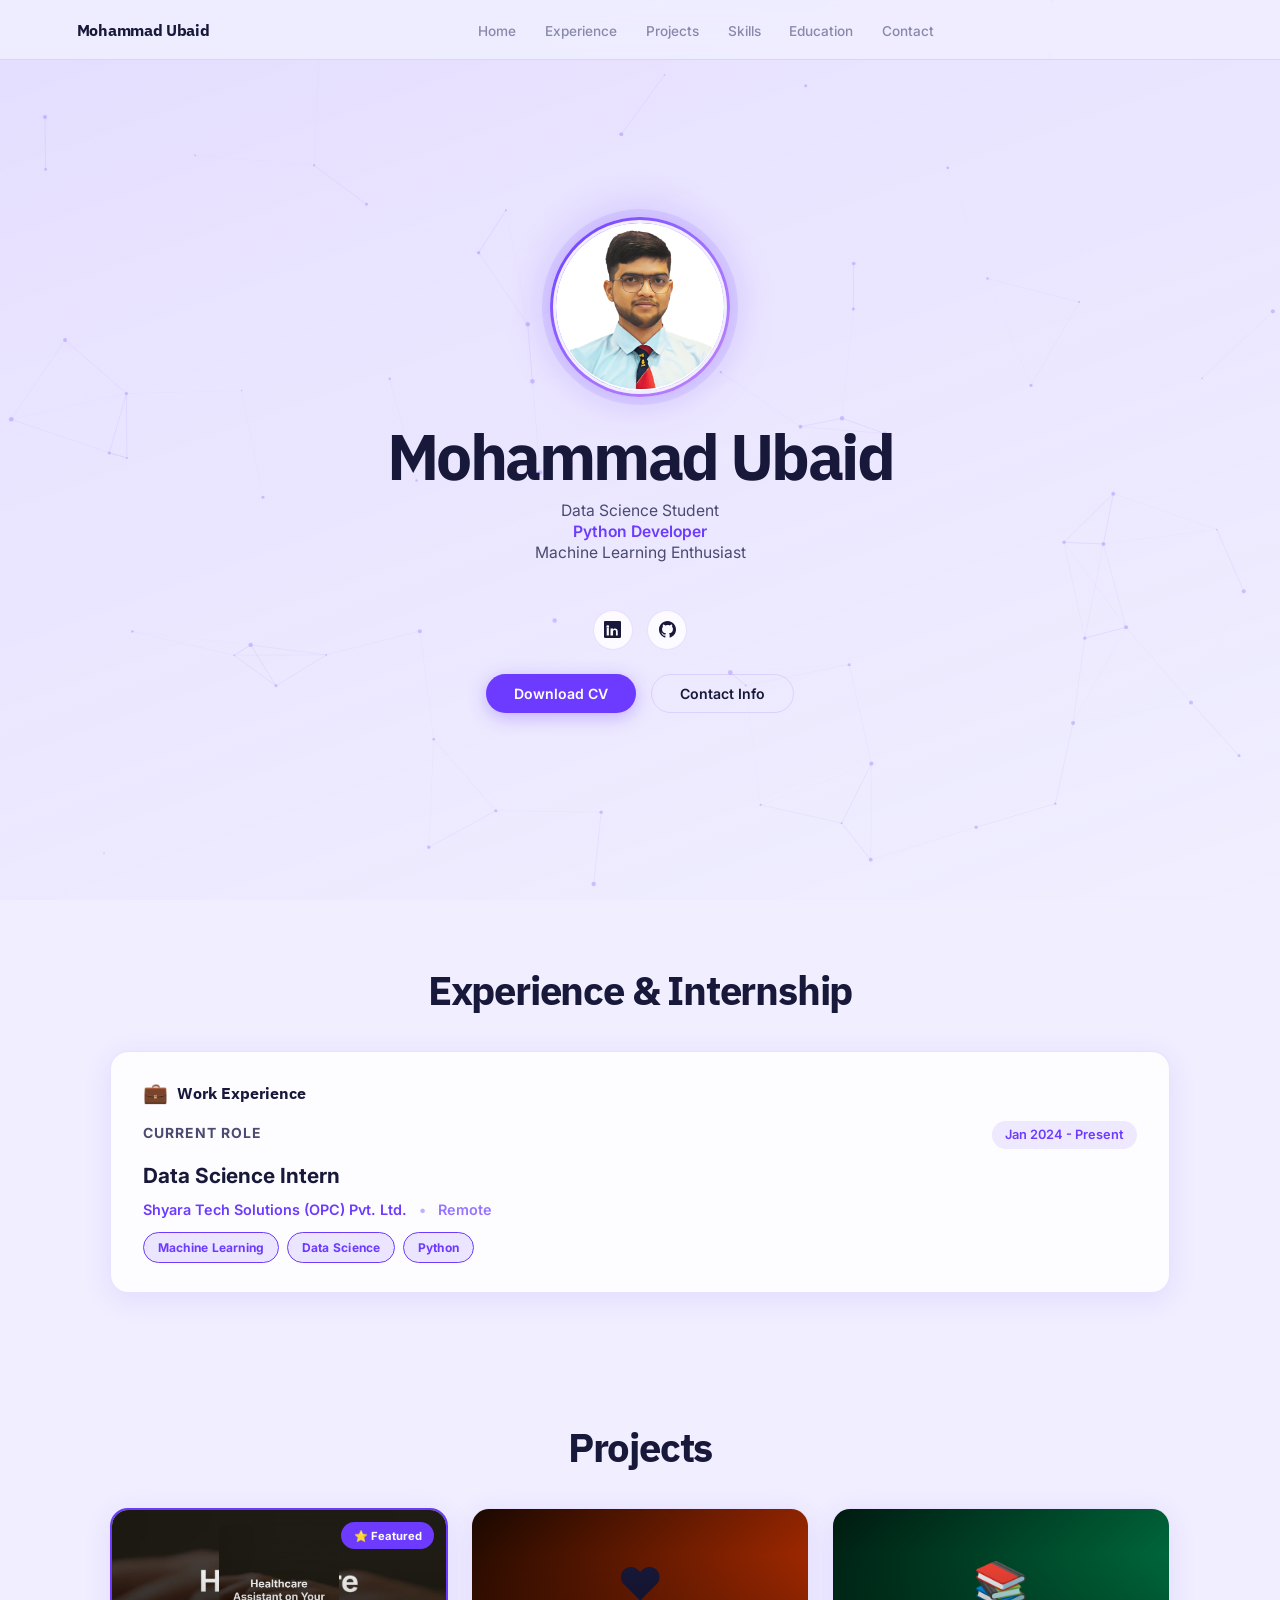
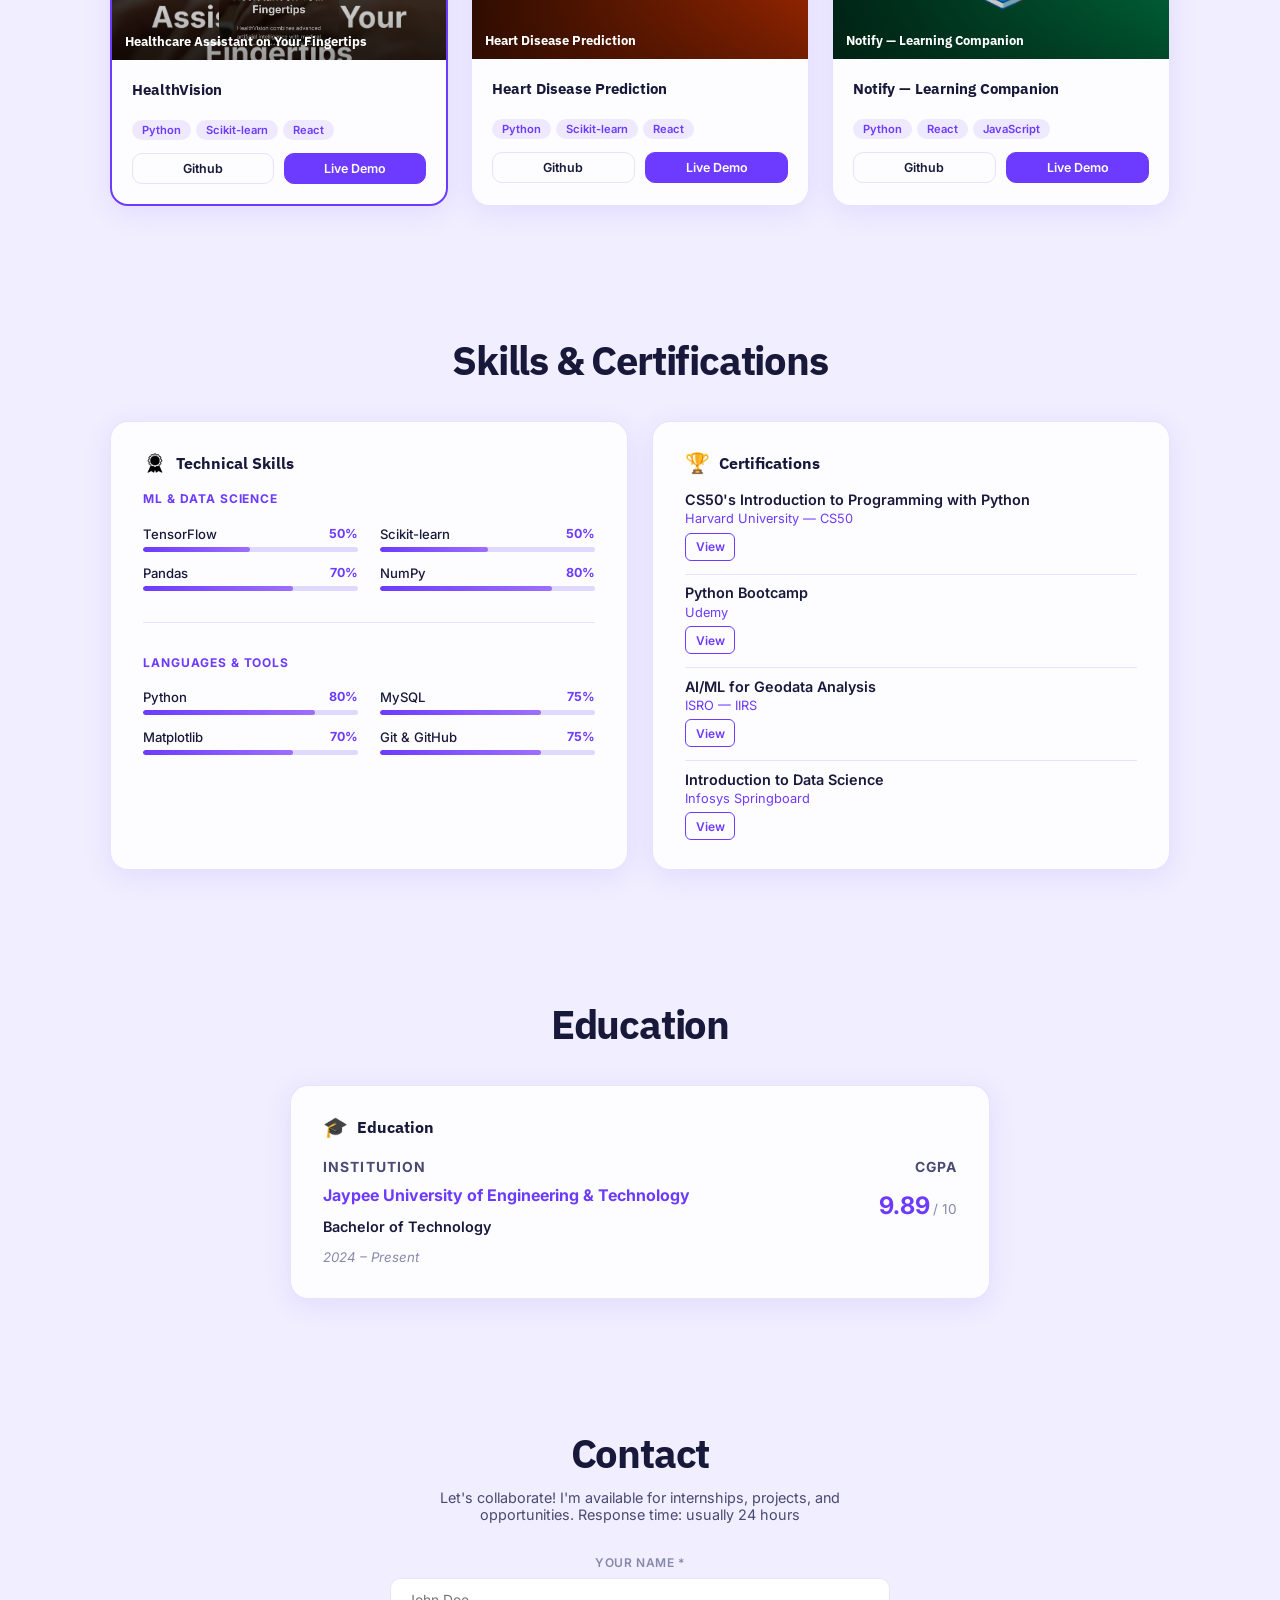
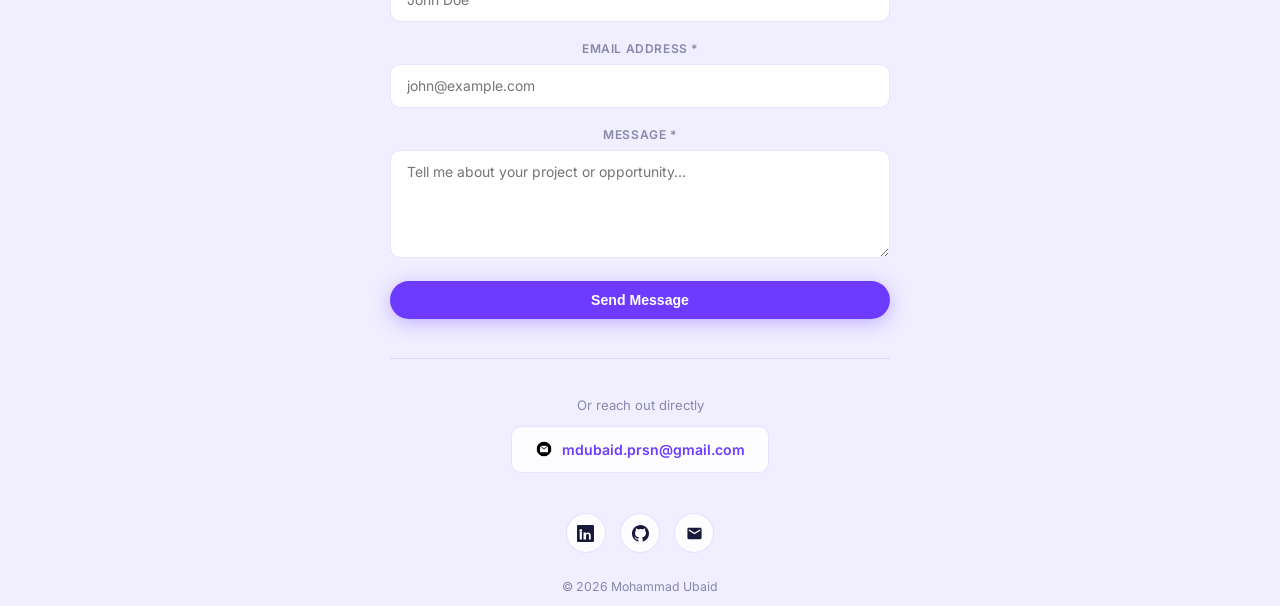
<file: index.html>
<!DOCTYPE html>
<html lang="en">
<head>
<meta charset="UTF-8">
<meta name="viewport" content="width=device-width, initial-scale=1.0">
<meta name="description" content="Mohammad Ubaid - Data Science student and ML engineer. Building data-driven solutions with Python and Machine Learning. View portfolio, projects, and certifications from Harvard CS50 and ISRO.">
<meta property="og:type" content="website">
<meta property="og:title" content="Mohammad Ubaid — Data Science & ML Engineer">
<meta property="og:description" content="Data Science student building intelligent solutions with Python, Machine Learning, and Data Engineering. 4+ certifications, multiple ML projects.">
<meta property="og:url" content="https://ubaid-portfolio-iota.vercel.app">
<meta property="og:image" content="https://ubaid-portfolio-iota.vercel.app/Assets/profile.png">
<meta name="twitter:card" content="summary_large_image">
<meta name="twitter:title" content="Mohammad Ubaid — Data Science & ML Engineer">
<meta name="twitter:description" content="Building data-driven solutions with Python and Machine Learning">
<meta name="twitter:image" content="https://ubaid-portfolio-iota.vercel.app/Assets/profile.png">
<link rel="icon" href="data:image/svg+xml,<svg xmlns='http://www.w3.org/2000/svg' viewBox='0 0 100 100'><rect fill='%236c3bff' width='100' height='100'/><text x='50' y='65' font-size='60' font-weight='bold' fill='white' text-anchor='middle' font-family='Arial'>U</text></svg>">
<title>Mohammad Ubaid — Data Science & ML Engineer</title>
<link rel="preconnect" href="https://fonts.googleapis.com">
<link href="https://fonts.googleapis.com/css2?family=Inter:wght@300;400;500;600;700;800&family=IBM+Plex+Sans:wght@400;500;600;700&display=swap" rel="stylesheet">
<style>
:root {
  --bg:        #f0eeff;
  --bg2:       #ffffff;
  --surface:   rgba(255,255,255,0.82);
  --border:    rgba(108,59,255,0.14);
  --text:      #18183a;
  --text2:     #4a4a72;
  --text3:     #8888aa;
  --accent:    #6c3bff;
  --accent2:   #9d6fff;
  --tag-bg:    rgba(108,59,255,0.10);
  --bar-bg:    #e0d9ff;
  --shadow:    0 6px 28px rgba(108,59,255,0.10);
  --nav-bg:    rgba(240,238,255,0.88);
}

*,*::before,*::after{box-sizing:border-box;margin:0;padding:0}
html{scroll-behavior:smooth}
body{
  font-family:'Inter',sans-serif;
  background:var(--bg);color:var(--text);
  transition:background .35s,color .35s;
  overflow-x:hidden;
}

#cv{position:fixed;inset:0;z-index:0;pointer-events:none;opacity:.48}

/* ── NAV ── */
nav{
  position:fixed;top:0;left:0;right:0;z-index:100;
  display:flex;align-items:center;justify-content:space-between;
  padding:0 6%;height:60px;
  background:var(--nav-bg);backdrop-filter:blur(18px);
  border-bottom:1px solid var(--border);transition:background .35s;
}
.nav-logo{
  font-family:'IBM Plex Sans',sans-serif;font-weight:800;font-size:1rem;
  color:var(--text);text-decoration:none;letter-spacing:-.02em;
}
.nav-links{display:flex;gap:1.8rem;list-style:none}
.nav-links a{
  font-size:.85rem;font-weight:500;color:var(--text3);
  text-decoration:none;transition:color .2s;
}
.nav-links a:hover{color:var(--accent)}
.nav-right{display:flex;align-items:center;gap:.75rem}

.hbg{display:none;flex-direction:column;gap:5px;cursor:pointer;background:none;border:none;padding:4px}
.hbg span{display:block;width:22px;height:2px;background:var(--text);border-radius:2px}

.mob-menu{
  display:none;flex-direction:column;gap:1rem;
  position:fixed;top:60px;left:0;right:0;z-index:99;
  background:var(--nav-bg);backdrop-filter:blur(18px);
  border-bottom:1px solid var(--border);padding:1.5rem 6%;
}
.mob-menu.open{display:flex}
.mob-menu a{font-size:.95rem;font-weight:500;color:var(--text2);text-decoration:none}
.mob-menu a:hover{color:var(--accent)}

@media(max-width:720px){.nav-links{display:none}.hbg{display:flex}}

/* ── PAGE ── */
.page{position:relative;z-index:1}

/* ── HERO ── */
.hero{
  min-height:100vh;
  display:flex;flex-direction:column;align-items:center;justify-content:center;
  text-align:center;padding:110px 6% 80px;
  position:relative;
}
.hero::before{
  content:'';position:absolute;inset:0;
  background:linear-gradient(160deg,rgba(108,59,255,.09) 0%,rgba(157,111,255,.05) 50%,transparent 100%);
  pointer-events:none;
}
.hero>*{position:relative;z-index:1}

.photo-ring{
  width:180px;height:180px;border-radius:50%;
  padding:3px;margin-bottom:1.6rem;
  background:linear-gradient(135deg,var(--accent),var(--accent2),#c084fc);
  box-shadow:0 0 0 8px rgba(108,59,255,.1),0 0 44px rgba(108,59,255,.28);
  animation:glow 3s ease-in-out infinite;
}
@keyframes glow{
  0%,100%{box-shadow:0 0 0 8px rgba(108,59,255,.10),0 0 44px rgba(108,59,255,.26)}
  50%     {box-shadow:0 0 0 8px rgba(108,59,255,.18),0 0 70px rgba(108,59,255,.48)}
}
.photo-ring img{width:100%;height:100%;border-radius:50%;object-fit:cover;border:3px solid var(--bg);display:block}

.hero-name{
  font-family:'IBM Plex Sans',sans-serif;font-weight:800;
  font-size:clamp(2.4rem,7vw,4rem);
  letter-spacing:-.04em;color:var(--text);
  margin-bottom:.7rem;line-height:1.05;
}
.hero-roles{display:flex;flex-direction:column;gap:2px;margin-bottom:1.5rem}
.hero-roles span{font-size:clamp(.88rem,2vw,.98rem);font-weight:400;color:var(--text2)}
.hero-roles .hl{color:var(--accent);font-weight:600}

.hero-btns{display:flex;gap:.9rem;justify-content:center;flex-wrap:wrap;margin-bottom:0}

.btn-pri{
  background:var(--accent);color:#fff;border:none;border-radius:50px;
  padding:11px 28px;font-size:.88rem;font-weight:600;
  cursor:pointer;text-decoration:none;
  box-shadow:0 4px 18px rgba(108,59,255,.35);
  transition:transform .2s,box-shadow .2s;
}
.btn-pri:hover{transform:translateY(-2px);box-shadow:0 8px 28px rgba(108,59,255,.5)}

.btn-sec{
  background:transparent;color:var(--text);
  border:1.5px solid var(--border);border-radius:50px;
  padding:10px 28px;font-size:.88rem;font-weight:600;
  cursor:pointer;text-decoration:none;
  transition:border-color .2s,color .2s,transform .2s;
}
.btn-sec:hover{border-color:var(--accent);color:var(--accent);transform:translateY(-2px)}

/* ── SECTIONS ── */
section{position:relative;z-index:1;padding:64px 6%;scroll-margin-top:100px}
.inner{max-width:1060px;margin:0 auto}
.sec-label{
  font-size:.7rem;font-weight:600;letter-spacing:.12em;
  text-transform:uppercase;color:var(--accent);
  margin-bottom:.4rem;text-align:center;
}
.sec-title{
  font-family:'IBM Plex Sans',sans-serif;font-weight:800;
  font-size:clamp(1.7rem,4vw,2.5rem);
  color:var(--text);letter-spacing:-.03em;
  text-align:center;margin-bottom:2.2rem;
}

/* glass card */
.card{
  background:var(--surface);border:1px solid var(--border);
  border-radius:18px;backdrop-filter:blur(14px);
  box-shadow:var(--shadow);transition:transform .3s,box-shadow .3s;
}
.card:hover{transform:translateY(-4px);box-shadow:0 16px 44px rgba(108,59,255,.18)}

/* ── ABOUT + SKILLS side-by-side ── */
#about{padding-top:0}
.mid-row{
  display:grid;grid-template-columns:1fr 1fr;gap:1.5rem;
}
@media(max-width:660px){.mid-row{grid-template-columns:1fr}}

.about-card{padding:1.8rem 2rem}
.c-hdr{display:flex;align-items:center;gap:.55rem;margin-bottom:1rem}
.c-hdr .ico{font-size:1.25rem;object-fit:contain}
.icon-sm{width:20px;height:20px;object-fit:contain}
.icon-md{width:24px;height:24px;object-fit:contain}
.c-hdr h3{font-family:'IBM Plex Sans',sans-serif;font-weight:700;font-size:1rem;color:var(--text)}
.about-card p{font-size:.87rem;color:var(--text2);line-height:1.78;margin-bottom:.85rem}
.about-card p:last-child{margin-bottom:0}
.about-card p strong{color:var(--text);font-weight:600}

.skills-card{padding:1.8rem 2rem}
.sk-grid{display:grid;grid-template-columns:1fr 1fr;gap:.25rem 1.4rem}
.sk-item{padding:.42rem 0}
.sk-top{display:flex;justify-content:space-between;margin-bottom:5px}
.sk-name{font-size:.82rem;font-weight:500;color:var(--text)}
.sk-pct{font-size:.78rem;font-weight:700;color:var(--accent)}
.bar{height:5px;border-radius:50px;background:var(--bar-bg);overflow:hidden}
.bar-fill{
  height:100%;border-radius:50px;width:0;
  background:linear-gradient(90deg,var(--accent),var(--accent2));
  transition:width 1.3s cubic-bezier(.4,0,.2,1);
}

/* ── CERTIFICATIONS ── */
.cert-row{
  display:flex;gap:1.2rem;overflow-x:auto;scroll-snap-type:x mandatory;
  padding-bottom:.75rem;scrollbar-width:none;
}
.cert-row::-webkit-scrollbar{display:none}
.cert-card{
  min-width:195px;max-width:215px;flex-shrink:0;scroll-snap-align:start;
  background:var(--surface);border:1px solid var(--border);
  border-radius:18px;backdrop-filter:blur(14px);
  box-shadow:var(--shadow);padding:1.6rem 1.2rem;
  text-align:center;transition:transform .3s,box-shadow .3s;
}
.cert-card:hover{transform:translateY(-4px);box-shadow:0 14px 40px rgba(108,59,255,.2)}
.cert-ico{width:2rem;height:2rem;margin-bottom:.75rem;display:block;object-fit:contain;margin-left:auto;margin-right:auto}
.cert-name{
  font-family:'IBM Plex Sans',sans-serif;font-weight:700;font-size:.86rem;
  color:var(--text);line-height:1.4;margin-bottom:.35rem;
}
.cert-issuer{font-size:.77rem;color:var(--text3);margin-bottom:1rem}
.cert-btn{
  display:inline-block;background:var(--accent);color:#fff;
  border-radius:50px;padding:7px 18px;font-size:.77rem;font-weight:600;
  text-decoration:none;transition:opacity .2s,transform .2s;
}
.cert-btn:hover{opacity:.85;transform:translateY(-1px)}

.carr-nav{display:flex;justify-content:center;gap:.7rem;margin-top:1.4rem}
.carr-btn{
  width:36px;height:36px;border-radius:50%;cursor:pointer;
  background:var(--surface);border:1px solid var(--border);
  color:var(--text);font-size:.9rem;
  display:flex;align-items:center;justify-content:center;
  transition:background .2s,transform .2s;
}
.carr-btn:hover{background:var(--accent);color:#fff;transform:scale(1.05)}

/* ── PROJECTS ── */
.proj-grid{
  display:grid;grid-template-columns:repeat(3,1fr);gap:1.4rem;
}
@media(max-width:840px){.proj-grid{grid-template-columns:1fr 1fr}}
@media(max-width:520px){.proj-grid{grid-template-columns:1fr}}

.proj-card{
  border-radius:18px;overflow:hidden;display:flex;flex-direction:column;
  background:var(--surface);border:1px solid var(--border);
  backdrop-filter:blur(14px);box-shadow:var(--shadow);
  transition:transform .3s,box-shadow .3s;
}
.proj-card:hover{transform:translateY(-5px);box-shadow:0 18px 52px rgba(108,59,255,.22)}

.proj-thumb{
  height:150px;position:relative;overflow:hidden;
  display:flex;align-items:center;justify-content:center;
}
.proj-thumb::after{
  content:'';position:absolute;inset:0;
  background:linear-gradient(to bottom,transparent 30%,rgba(0,0,0,.4));
}
.proj-thumb-emoji{font-size:2.8rem;position:relative;z-index:0}
.proj-thumb-label{
  position:absolute;bottom:10px;left:13px;right:13px;
  font-family:'IBM Plex Sans',sans-serif;font-weight:700;font-size:.8rem;
  color:#fff;z-index:1;line-height:1.35;
}

.proj-body{padding:1.25rem;flex:1;display:flex;flex-direction:column}
.proj-title{font-family:'IBM Plex Sans',sans-serif;font-weight:700;font-size:.93rem;color:var(--text);margin-bottom:.48rem}
.proj-desc{font-size:.82rem;color:var(--text2);line-height:1.65;flex:1;margin-bottom:.8rem;opacity:0;max-height:0;overflow:hidden;transition:opacity .3s,max-height .3s}
.proj-card:hover .proj-desc{opacity:1;max-height:200px}
.proj-desc strong{color:var(--text)}
.tags{display:flex;flex-wrap:wrap;gap:.32rem;margin-bottom:.85rem}
.tag{
  background:var(--tag-bg);color:var(--accent);
  border-radius:50px;padding:3px 10px;font-size:.7rem;font-weight:600;
}
.proj-btns{display:flex;gap:.65rem}
.plink{
  flex:1;text-align:center;padding:7px 4px;border-radius:10px;
  font-size:.78rem;font-weight:600;text-decoration:none;
  border:1.5px solid var(--border);color:var(--text);
  transition:border-color .2s,color .2s;
}
.plink:hover{border-color:var(--accent);color:var(--accent)}
.plink.solid{background:var(--accent);color:#fff;border-color:var(--accent)}
.plink.solid:hover{opacity:.88}

/* ── CONTACT ── */
#contact{text-align:center}
.contact-sub{
  font-size:.9rem;color:var(--text2);
  margin:-1.6rem auto 2rem;max-width:400px;
}
.contact-box{
  max-width:440px;margin:0 auto;
  background:var(--surface);border:1px solid var(--border);
  border-radius:20px;backdrop-filter:blur(14px);
  box-shadow:var(--shadow);padding:1.8rem;
  display:flex;flex-direction:column;gap:.8rem;
}
.citem{
  display:flex;align-items:center;justify-content:space-between;
  padding:.85rem 1.1rem;border-radius:12px;
  border:1px solid var(--border);background:var(--bg);
  text-decoration:none;color:var(--text);
  font-size:.87rem;font-weight:500;
  transition:border-color .2s,transform .2s;
}
.citem:hover{border-color:var(--accent);transform:translateX(4px)}
.citem-l{display:flex;align-items:center;gap:.6rem}
.carrow{color:var(--accent);font-weight:700}

.soc-strip{display:flex;gap:.9rem;justify-content:center;margin-top:1.8rem}
.soc{
  width:40px;height:40px;border-radius:50%;
  background:var(--surface);border:1px solid var(--border);
  display:flex;align-items:center;justify-content:center;
  text-decoration:none;transition:background .2s,transform .2s;
}
.soc:hover{background:var(--accent);transform:translateY(-3px)}
.soc svg{fill:var(--text);transition:fill .2s}
.soc:hover svg{fill:#fff}
.copyright{text-align:center;font-size:.77rem;color:var(--text3);margin-top:1.6rem}

.exp-item{line-height:1.8}
.exp-item h4{font-family:'IBM Plex Sans',sans-serif}

.perf-bar{height:6px;background:var(--bar-bg);border-radius:50px;overflow:hidden}
.perf-fill{height:100%;background:linear-gradient(90deg,var(--accent),var(--accent2));border-radius:50px}

.edu-badge{display:inline-block;background:var(--tag-bg);color:var(--accent);padding:.4rem .8rem;border-radius:50px;font-size:.7rem;font-weight:600}

/* ── EDUCATION EXPANDABLE ── */
.edu-card{position:relative;overflow:hidden;cursor:pointer}
.edu-highlight{display:flex;justify-content:space-between;align-items:flex-start;gap:1.2rem}
.edu-expand{
  max-height:0;overflow:hidden;opacity:0;
  transition:max-height .35s ease,opacity .35s ease;
}
.edu-card:hover .edu-expand{
  max-height:200px;opacity:1;
}

/* ── EXPERIENCE EXPANDABLE ── */
.exp-card{position:relative;overflow:hidden;cursor:pointer}
.exp-highlight{display:block}
.exp-expand{
  max-height:0;overflow:hidden;opacity:0;
  transition:max-height .35s ease,opacity .35s ease;
}
.exp-card:hover .exp-expand{
  max-height:350px;opacity:1;
}
.exp-tag{
  display:inline-block;background:rgba(108,59,255,.12);color:var(--accent);
  padding:.45rem .85rem;border-radius:50px;font-size:.75rem;font-weight:700;
  border:1px solid var(--accent);letter-spacing:.02em;
}
.tech-tag{
  display:inline-block;background:var(--tag-bg);color:var(--accent);
  padding:.35rem .7rem;border-radius:6px;font-size:.7rem;font-weight:600;
  border:1px solid rgba(108,59,255,.15);
}

/* ── REVEAL ── */
.rv{opacity:0;transform:translateY(22px);transition:opacity .65s ease,transform .65s ease}
.rv.on{opacity:1;transform:none}

/* ── REUSABLE UTILITY STYLES ── */
.form-label{display:block;font-size:.75rem;font-weight:600;color:var(--text3);margin-bottom:.5rem;letter-spacing:.05em;text-transform:uppercase}
.form-input{width:100%;padding:13px 16px;border:1px solid var(--border);border-radius:10px;font-family:inherit;font-size:.87rem;background:var(--bg2);color:var(--text);transition:border-color .2s}
.form-err{font-size:.75rem;color:#e74c3c;margin-top:.3rem}
.border-divider{border-top:1px solid var(--border)}
.section-label{font-size:.75rem;font-weight:700;color:var(--accent);letter-spacing:.08em;text-transform:uppercase}
.exp-meta{background:rgba(108,59,255,.1);color:var(--accent);font-size:.8rem;font-weight:600;padding:.4rem .8rem;border-radius:50px;display:flex;align-items:center;gap:.4rem}
.contact-email-link{display:inline-flex;align-items:center;gap:.6rem;padding:.85rem 1.4rem;background:var(--surface);border:1.5px solid var(--border);border-radius:10px;text-decoration:none;color:var(--accent);font-weight:600;font-size:.88rem;transition:all .2s}
</style>
</head>
<body>
<canvas id="cv"></canvas>

<!-- ════════════════════════════════════════════════════════════════ -->
<!-- NAVIGATION -->
<!-- ════════════════════════════════════════════════════════════════ -->
<nav>
  <a href="#hero" class="nav-logo">Mohammad Ubaid</a>
  <ul class="nav-links">
    <li><a href="#hero">Home</a></li>
    <li><a href="#experience">Experience</a></li>
    <li><a href="#projects">Projects</a></li>
    <li><a href="#skills-certs">Skills</a></li>
    <li><a href="#education">Education</a></li>
    <li><a href="#contact">Contact</a></li>
  </ul>
  <div class="nav-right">
    <button class="hbg" id="hbg" aria-label="Menu">
      <span></span><span></span><span></span>
    </button>
  </div>
</nav>

<div class="mob-menu" id="mob">
  <a href="#hero"           onclick="cm()">Home</a>
  <a href="#experience"     onclick="cm()">Experience</a>
  <a href="#projects"       onclick="cm()">Projects</a>
  <a href="#skills-certs"   onclick="cm()">Skills</a>
  <a href="#education"      onclick="cm()">Education</a>
  <a href="#contact"        onclick="cm()">Contact</a>
</div>

<div class="page">

<!-- ════════════════════════════════════════════════════════════════ -->
<!-- HERO SECTION -->
<!-- ════════════════════════════════════════════════════════════════ -->
<section class="hero" id="hero">
  <div class="photo-ring">
    <img id="heroImage" src="Assets/profile.png" alt="Mohammad Ubaid" loading="lazy">
  </div>
  <h1 class="hero-name" id="heroName">Mohammad Ubaid</h1>
  <div class="hero-roles" id="heroRoles">
    <!-- Dynamically populated from content.json -->
  </div>
  <div style="display:flex;gap:.9rem;justify-content:center;margin:1.5rem 0;flex-wrap:wrap">
    <a href="https://www.linkedin.com/in/md-ubaid" target="_blank" class="soc" aria-label="LinkedIn">
      <svg width="17" height="17" viewBox="0 0 24 24"><path d="M20.447 20.452h-3.554v-5.569c0-1.328-.475-2.236-1.986-2.236-1.081 0-1.722.731-2.004 1.438-.103.249-.128.597-.128.946v5.421h-3.554s.05-8.789 0-9.704h3.554v1.374c.43-.664 1.198-1.609 2.915-1.609 2.128 0 3.723 1.391 3.723 4.382v5.557zM5.337 9.433c-1.144 0-1.915-.755-1.915-1.7 0-.955.771-1.7 1.915-1.7 1.144 0 1.914.745 1.914 1.7 0 .945-.77 1.7-1.914 1.7zm1.538 11.019H3.798V8.748h3.077v11.704zM22.225 0H1.771C.792 0 0 .774 0 1.729v20.542C0 23.227.792 24 1.771 24h20.451C23.2 24 24 23.227 24 22.271V1.729C24 .774 23.2 0 22.225 0z"/></svg>
    </a>
    <a href="https://github.com/Md-Ubaid" target="_blank" class="soc" aria-label="GitHub">
      <svg width="17" height="17" viewBox="0 0 24 24"><path d="M12 0C5.374 0 0 5.373 0 12c0 5.302 3.438 9.8 8.207 11.387.599.111.793-.261.793-.577v-2.234c-3.338.726-4.033-1.416-4.033-1.416-.546-1.387-1.333-1.756-1.333-1.756-1.089-.745.083-.729.083-.729 1.205.084 1.839 1.237 1.839 1.237 1.07 1.834 2.807 1.304 3.492.997.107-.775.418-1.305.762-1.604-2.665-.305-5.467-1.334-5.467-5.931 0-1.311.469-2.381 1.236-3.221-.124-.303-.535-1.524.117-3.176 0 0 1.008-.322 3.301 1.23A11.509 11.509 0 0112 5.803c1.02.005 2.047.138 3.006.404 2.291-1.552 3.297-1.23 3.297-1.23.653 1.653.242 2.874.118 3.176.77.84 1.235 1.911 1.235 3.221 0 4.609-2.807 5.624-5.479 5.921.43.372.823 1.102.823 2.222v3.293c0 .319.192.694.801.576C20.566 21.797 24 17.3 24 12c0-6.627-5.373-12-12-12z"/></svg>
    </a>
  </div>
  <div class="hero-btns" id="heroButtons">
    <!-- Dynamically populated from content.json -->
  </div>
</section>


<!-- ════════════════════════════════════════════════════════════════ -->
<!-- EXPERIENCE & INTERNSHIP -->
<!-- ════════════════════════════════════════════════════════════════ -->
<section id="experience">
  <div class="inner">
    <h2 class="sec-title rv">Experience & Internship</h2>
    <div style="display:grid;gap:1.5rem" id="experienceContainer">
      <!-- Dynamically populated from content.json -->
    </div>
  </div>
</section>


<!-- PROJECTS -->
<section id="projects">
  <div class="inner">
    <h2 class="sec-title rv">Projects</h2>
    <div class="proj-grid" id="projectsContainer">
      <!-- Dynamically populated from content.json -->
    </div>
  </div>
</section>

<!-- ════════════════════════════════════════════════════════════════ -->
<!-- SKILLS & CERTIFICATIONS -->
<!-- ════════════════════════════════════════════════════════════════ -->
<section id="skills-certs">
  <div class="inner">
    <h2 class="sec-title rv">Skills & Certifications</h2>
    <div class="mid-row">

      <div class="card skills-card rv" id="skillsContainer">
        <!-- Dynamically populated from content.json -->
      </div>

      <div class="card rv" style="background:var(--surface);border:1px solid var(--border);border-radius:18px;backdrop-filter:blur(14px);box-shadow:var(--shadow);padding:1.8rem 2rem" id="certificationsContainer">
        <!-- Dynamically populated from content.json -->
      </div>

    </div>
  </div>
</section>

<!-- ════════════════════════════════════════════════════════════════ -->
<!-- EDUCATION -->
<!-- ════════════════════════════════════════════════════════════════ -->
<section id="education">
  <div class="inner">
    <h2 class="sec-title rv">Education</h2>
    <div style="max-width:700px;margin:0 auto" id="educationContainer">
      <!-- Dynamically populated from content.json -->
    </div>
  </div>
</section>



<!-- ════════════════════════════════════════════════════════════════ -->
<!-- CONTACT -->
<!-- ════════════════════════════════════════════════════════════════ -->
<section id="contact" style="padding-bottom:12px">
  <div class="inner">
    <h2 class="sec-title rv">Contact</h2>
    <p class="contact-sub rv" id="contactMessage">Let's collaborate! I'm available for internships, projects, and opportunities. Response time: usually 24 hours</p>

    <div style="max-width:500px;margin:0 auto">
      <form id="cform" style="display:flex;flex-direction:column;gap:1.2rem" class="rv">
        <div>
          <label for="fname" class="form-label">Your Name *</label>
          <input id="fname" name="name" type="text" placeholder="John Doe" required aria-label="Your Name" class="form-input" aria-describedby="fname-err">
          <span id="fname-err" class="form-err" style="display:none">Please enter your name</span>
        </div>

        <div>
          <label for="femail" class="form-label">Email Address *</label>
          <input id="femail" name="email" type="email" placeholder="john@example.com" required aria-label="Email Address" class="form-input" aria-describedby="femail-err">
          <span id="femail-err" class="form-err" style="display:none">Please enter a valid email</span>
        </div>

        <div>
          <label for="fmsg" class="form-label">Message *</label>
          <textarea id="fmsg" name="message" placeholder="Tell me about your project or opportunity..." rows="5" required aria-label="Your Message" class="form-input" style="resize:vertical" aria-describedby="fmsg-err"></textarea>
          <span id="fmsg-err" class="form-err" style="display:none">Please enter your message</span>
        </div>

        <button type="submit" id="csubmit" style="background:var(--accent);color:white;border:none;padding:11px 28px;border-radius:50px;font-size:.88rem;font-weight:600;cursor:pointer;transition:transform .2s,box-shadow .2s;box-shadow:0 4px 18px rgba(108,59,255,.35)" aria-busy="false">Send Message</button>
        <p id="cmsg" style="text-align:center;font-size:.82rem;color:var(--accent);display:none;margin:0"></p>
      </form>

      <div style="margin-top:2.4rem;padding-top:2.4rem;text-align:center" class="border-divider rv">
        <p style="font-size:.82rem;color:var(--text3);margin-bottom:.8rem">Or reach out directly</p>
        <a id="contactEmailLink" href="mailto:mdubaid.prsn@gmail.com" class="contact-email-link" onmouseover="this.style.borderColor='var(--accent)';this.style.boxShadow='0 4px 16px rgba(108,59,255,.2)'" onmouseout="this.style.borderColor='var(--border)';this.style.boxShadow='none'">
          <img src="Assets/email.png" alt="Email" loading="lazy" style="width:18px;height:18px;object-fit:contain">
          <span id="contactEmailText">mdubaid.prsn@gmail.com</span>
        </a>
      </div>
    </div>

    <div class="soc-strip rv" style="margin-top:2.5rem">
      <a href="https://www.linkedin.com/in/md-ubaid" target="_blank" class="soc" aria-label="LinkedIn">
        <svg width="17" height="17" viewBox="0 0 24 24"><path d="M20.447 20.452h-3.554v-5.569c0-1.328-.475-2.236-1.986-2.236-1.081 0-1.722.731-2.004 1.438-.103.249-.128.597-.128.946v5.421h-3.554s.05-8.789 0-9.704h3.554v1.374c.43-.664 1.198-1.609 2.915-1.609 2.128 0 3.723 1.391 3.723 4.382v5.557zM5.337 9.433c-1.144 0-1.915-.755-1.915-1.7 0-.955.771-1.7 1.915-1.7 1.144 0 1.914.745 1.914 1.7 0 .945-.77 1.7-1.914 1.7zm1.538 11.019H3.798V8.748h3.077v11.704zM22.225 0H1.771C.792 0 0 .774 0 1.729v20.542C0 23.227.792 24 1.771 24h20.451C23.2 24 24 23.227 24 22.271V1.729C24 .774 23.2 0 22.225 0z"/></svg>
      </a>
      <a href="https://github.com/Md-Ubaid" target="_blank" class="soc" aria-label="GitHub">
        <svg width="17" height="17" viewBox="0 0 24 24"><path d="M12 0C5.374 0 0 5.373 0 12c0 5.302 3.438 9.8 8.207 11.387.599.111.793-.261.793-.577v-2.234c-3.338.726-4.033-1.416-4.033-1.416-.546-1.387-1.333-1.756-1.333-1.756-1.089-.745.083-.729.083-.729 1.205.084 1.839 1.237 1.839 1.237 1.07 1.834 2.807 1.304 3.492.997.107-.775.418-1.305.762-1.604-2.665-.305-5.467-1.334-5.467-5.931 0-1.311.469-2.381 1.236-3.221-.124-.303-.535-1.524.117-3.176 0 0 1.008-.322 3.301 1.23A11.509 11.509 0 0112 5.803c1.02.005 2.047.138 3.006.404 2.291-1.552 3.297-1.23 3.297-1.23.653 1.653.242 2.874.118 3.176.77.84 1.235 1.911 1.235 3.221 0 4.609-2.807 5.624-5.479 5.921.43.372.823 1.102.823 2.222v3.293c0 .319.192.694.801.576C20.566 21.797 24 17.3 24 12c0-6.627-5.373-12-12-12z"/></svg>
      </a>
      <a id="footerEmailLink" href="mailto:mdubaid.prsn@gmail.com" class="soc" aria-label="Email">
        <svg width="17" height="17" viewBox="0 0 24 24"><path d="M20 4H4c-1.1 0-2 .9-2 2v12c0 1.1.9 2 2 2h16c1.1 0 2-.9 2-2V6c0-1.1-.9-2-2-2zm0 4l-8 5-8-5V6l8 5 8-5v2z"/></path></svg>
      </a>
    </div>

    <p class="copyright">© 2026 Mohammad Ubaid</p>
  </div>
</section>

</div><!-- /page -->


<!-- ════════════════════════════════════════════════════════════════ -->
<!-- JAVASCRIPT -->
<!-- ════════════════════════════════════════════════════════════════ -->
<script>
/* ════════════════════════════════════════════════════════════════ */
/* CONSTELLATION ANIMATION - Interactive Background */
/* ════════════════════════════════════════════════════════════════ */
(()=>{
  const c=document.getElementById('cv'),x=c.getContext('2d');
  let W,H,pts=[];
  const N=72,D=135,MD=150;
  const resize=()=>{W=c.width=innerWidth;H=c.height=innerHeight};
  const rgb='108,59,255';
  const init=()=>{
    pts=Array.from({length:N},()=>({
      x:Math.random()*W,y:Math.random()*H,
      vx:(Math.random()-.5)*.38,vy:(Math.random()-.5)*.38,
      r:Math.random()*1.7+.7
    }));
  };
  let mx=-999,my=-999;
  addEventListener('mousemove',e=>{mx=e.clientX;my=e.clientY});
  addEventListener('touchmove',e=>{mx=e.touches[0].clientX;my=e.touches[0].clientY},{passive:true});
  const draw=()=>{
    x.clearRect(0,0,W,H);
    pts.forEach(p=>{
      p.x+=p.vx;p.y+=p.vy;
      if(p.x<0||p.x>W)p.vx*=-1;
      if(p.y<0||p.y>H)p.vy*=-1;
    });
    for(let i=0;i<pts.length;i++){
      for(let j=i+1;j<pts.length;j++){
        const d=Math.hypot(pts[i].x-pts[j].x,pts[i].y-pts[j].y);
        if(d<D){
          x.beginPath();
          x.strokeStyle=`rgba(${rgb},${(1-d/D)*.4})`;
          x.lineWidth=.65;
          x.moveTo(pts[i].x,pts[i].y);
          x.lineTo(pts[j].x,pts[j].y);
          x.stroke();
        }
      }
      const md=Math.hypot(pts[i].x-mx,pts[i].y-my);
      if(md<MD){
        x.beginPath();
        x.strokeStyle=`rgba(${rgb},${(1-md/MD)*.62})`;
        x.lineWidth=1;
        x.moveTo(pts[i].x,pts[i].y);
        x.lineTo(mx,my);
        x.stroke();
      }
    }
    pts.forEach(p=>{
      x.beginPath();x.arc(p.x,p.y,p.r,0,Math.PI*2);
      x.fillStyle=`rgba(${rgb},.52)`;x.fill();
    });
    requestAnimationFrame(draw);
  };
  addEventListener('resize',()=>{resize();init()});
  resize();init();draw();
})();

/* ════════════════════════════════════════════════════════════════ */
/* LOAD CONTENT FROM JSON & RENDER DYNAMICALLY */
/* ════════════════════════════════════════════════════════════════ */
fetch('content.json')
  .then(res => res.json())
  .then(data => {
    // Render Hero Section
    if (data.hero) {
      document.getElementById('heroName').textContent = data.hero.name;
      document.getElementById('heroImage').src = data.hero.profileImage;
      const rolesHtml = data.hero.roles.map((role, i) => `<span${i === 1 ? ' class="hl"' : ''}>${role}</span>`).join('');
      document.getElementById('heroRoles').innerHTML = rolesHtml;

      let buttonsHtml = '';
      data.hero.buttons.forEach(btn => {
        const downloadAttr = btn.download ? 'download' : '';
        const btnClass = btn.type === 'primary' ? 'btn-pri' : 'btn-sec';
        buttonsHtml += `<a href="${btn.href}" class="${btnClass}" ${downloadAttr}>${btn.text}</a>`;
      });
      document.getElementById('heroButtons').innerHTML = buttonsHtml;
    }

    // Render Contact Section
    if (data.contact) {
      document.getElementById('contactMessage').textContent = data.contact.message;
      const emailLink = document.getElementById('contactEmailLink');
      emailLink.href = `mailto:${data.contact.email}`;
      document.getElementById('contactEmailText').textContent = data.contact.email;
      document.getElementById('footerEmailLink').href = `mailto:${data.contact.email}`;
    }

    // Render Experience
    const expContainer = document.getElementById('experienceContainer');
    if (data.experience) {
      data.experience.forEach(exp => {
        const responsibilitiesHtml = exp.responsibilities.map(r => `<li style="margin-bottom:.5rem">${r}</li>`).join('');
        const techStackHtml = exp.techStack.map(t => `<span style="font-size:.8rem;color:var(--text2)">${t}</span>`).join('');

        const html = `
          <div class="card about-card exp-card rv">
            <div class="c-hdr">
              <span class="ico">💼</span>
              <h3>Work Experience</h3>
            </div>
            <div class="exp-highlight">
              <div style="display:flex;justify-content:space-between;align-items:flex-start;width:100%;margin-bottom:.8rem">
                <p class="section-label" style="margin:0">${exp.badge}</p>
                <div class="exp-meta">${exp.dateRange}</div>
              </div>
              <h4 style="color:var(--text);font-size:1.3rem;font-weight:700;margin:0 0 .5rem 0;line-height:1.3">${exp.title}</h4>
              <p style="color:var(--accent);font-size:.9rem;font-weight:600;margin:0 0 .6rem 0">
                ${exp.company}
                <span style="margin:0 .5rem;opacity:.4">•</span>
                <span style="opacity:.7">${exp.location}</span>
              </p>
              <div style="display:flex;gap:.5rem;flex-wrap:wrap">
                ${exp.tags.map(t => `<span class="exp-tag">${t}</span>`).join('')}
              </div>
            </div>
            <div class="exp-expand">
              <div style="padding-top:.8rem" class="border-divider">
                <p class="section-label" style="margin-bottom:.6rem">Key Responsibilities</p>
                <ul style="margin:0;padding-left:1.2rem;line-height:1.8;color:var(--text2);font-size:.87rem">
                  ${responsibilitiesHtml}
                </ul>
                <div style="margin-top:.8rem;padding-top:.8rem" class="border-divider">
                  <p class="section-label" style="margin-bottom:.6rem">Tech Stack</p>
                  <div style="display:flex;flex-wrap:wrap;gap:1rem">
                    ${techStackHtml}
                  </div>
                </div>
              </div>
            </div>
          </div>
        `;
        expContainer.insertAdjacentHTML('beforeend', html);
      });
      document.querySelectorAll('.exp-card.rv').forEach(el => ro.observe(el));
    }

    // Render Education
    const eduContainer = document.getElementById('educationContainer');
    if (data.education && data.education.length > 0) {
      data.education.forEach(edu => {
        const html = `
          <div class="card about-card edu-card rv">
            <div class="c-hdr">
              <span class="ico">🎓</span>
              <h3>Education</h3>
            </div>
            <div class="edu-highlight">
              <div style="flex:1">
                <p class="section-label" style="margin-bottom:.3rem">Institution</p>
                <h4 style="color:var(--accent);font-size:1rem;margin-bottom:.5rem;line-height:1.3">${edu.institution}</h4>
                <p style="color:var(--text);font-weight:600;font-size:.9rem;margin-bottom:.4rem">${edu.degree}</p>
                <p style="color:var(--text3);font-size:.83rem;font-style:italic">${edu.duration}</p>
              </div>
              <div style="text-align:right;flex-shrink:0;white-space:nowrap">
                <p class="section-label" style="margin-bottom:.3rem">CGPA</p>
                <div style="display:flex;align-items:baseline;justify-content:flex-end;gap:.2rem">
                  <p style="color:var(--accent);font-weight:700;font-size:1.5rem;margin:0">${edu.cgpa}</p>
                  <p style="color:var(--text3);font-size:.85rem;margin:0">/ 10</p>
                </div>
              </div>
            </div>
            <div class="edu-expand">
              <div style="padding-top:.5rem" class="border-divider">
                <p class="section-label" style="margin:.6rem 0 .4rem">Specialization</p>
                <p style="color:var(--text2);font-size:.87rem;margin-bottom:.8rem">${edu.specialization}</p>
              </div>
            </div>
          </div>
        `;
        eduContainer.insertAdjacentHTML('beforeend', html);
      });
      document.querySelectorAll('.edu-card.rv').forEach(el => ro.observe(el));
    }

    // Render Skills
    const skillsContainer = document.getElementById('skillsContainer');
    if (data.skills) {
      const skillsHtml = `
        <div class="c-hdr">
          <img src="Assets/experience.png" alt="Skills" class="ico icon-md" loading="lazy">
          <h3>Technical Skills</h3>
        </div>
        <div style="margin-bottom:1.5rem">
          <p class="section-label" style="margin-bottom:.8rem">ML & Data Science</p>
          <div class="sk-grid">
            <div>
              ${data.skills.mlDataScience.slice(0, 2).map(s => `
                <div class="sk-item">
                  <div class="sk-top"><span class="sk-name">${s.name}</span><span class="sk-pct">${s.percentage}%</span></div>
                  <div class="bar"><div class="bar-fill" data-p="${s.percentage}"></div></div>
                </div>
              `).join('')}
            </div>
            <div>
              ${data.skills.mlDataScience.slice(2).map(s => `
                <div class="sk-item">
                  <div class="sk-top"><span class="sk-name">${s.name}</span><span class="sk-pct">${s.percentage}%</span></div>
                  <div class="bar"><div class="bar-fill" data-p="${s.percentage}"></div></div>
                </div>
              `).join('')}
            </div>
          </div>
        </div>
        <div style="padding-top:1rem" class="border-divider">
          <p class="section-label" style="margin-bottom:.8rem;margin-top:1rem">Languages & Tools</p>
          <div class="sk-grid">
            <div>
              ${data.skills.languagesTools.slice(0, 2).map(s => `
                <div class="sk-item">
                  <div class="sk-top"><span class="sk-name">${s.name}</span><span class="sk-pct">${s.percentage}%</span></div>
                  <div class="bar"><div class="bar-fill" data-p="${s.percentage}"></div></div>
                </div>
              `).join('')}
            </div>
            <div>
              ${data.skills.languagesTools.slice(2).map(s => `
                <div class="sk-item">
                  <div class="sk-top"><span class="sk-name">${s.name}</span><span class="sk-pct">${s.percentage}%</span></div>
                  <div class="bar"><div class="bar-fill" data-p="${s.percentage}"></div></div>
                </div>
              `).join('')}
            </div>
          </div>
        </div>
      `;
      skillsContainer.innerHTML = skillsHtml;
      document.querySelectorAll('.skills-card.rv').length && so.observe(skillsContainer.closest('.skills-card'));
    }

    // Render Certifications
    const certsContainer = document.getElementById('certificationsContainer');
    if (data.certifications) {
      const certsHtml = `
        <div class="c-hdr" style="margin-bottom:1rem">
          <span class="ico">🏆</span>
          <h3>Certifications</h3>
        </div>
        <div style="display:flex;flex-direction:column;gap:.8rem">
          ${data.certifications.map((cert, idx) => `
            <div${idx > 0 ? ' style="border-top:1px solid var(--border);padding-top:.6rem"' : ''}>
              <p style="font-weight:600;font-size:.9rem;color:var(--text);margin-bottom:.2rem">${cert.name}</p>
              <p style="font-size:.8rem;color:var(--accent);margin-bottom:.4rem">${cert.issuer}</p>
              <a href="${cert.link}" target="_blank" style="display:inline-block;font-size:.75rem;padding:.35rem .6rem;color:var(--accent);border:1px solid var(--accent);border-radius:6px;text-decoration:none;font-weight:600">View</a>
            </div>
          `).join('')}
        </div>
      `;
      certsContainer.innerHTML = certsHtml;
    }

    // Render Projects
    const container = document.getElementById('projectsContainer');
    if (data.projects) {
      data.projects.forEach(proj => {
        const featured = proj.featured ? 'style="border:2px solid var(--accent)"' : '';
        const featuredBadge = proj.featured ? '<div style="position:absolute;top:12px;right:12px;z-index:2;background:var(--accent);color:white;padding:.4rem .8rem;border-radius:50px;font-size:.7rem;font-weight:700">⭐ Featured</div>' : '';
        const image = proj.image ? `<img src="${proj.image}" alt="${proj.title}" class="proj-thumb-emoji" style="width:120px;height:120px;object-fit:cover;border-radius:8px" loading="lazy">` : '';
        const emoji = proj.emoji ? `<span class="proj-thumb-emoji">${proj.emoji}</span>` : '';

        const html = `
          <div class="proj-card rv" ${featured}>
            ${featuredBadge}
            <div class="proj-thumb" style="background:${proj.gradient}${proj.image ? `;background-image:url('${proj.image}');background-size:cover;background-position:center` : ''}">
              ${image || emoji}
              <div class="proj-thumb-label">${proj.label}</div>
            </div>
            <div class="proj-body">
              <div class="proj-title">${proj.title}</div>
              <p class="proj-desc">${proj.description}</p>
              <div class="tags">
                ${proj.tags.map(t => `<span class="tag">${t}</span>`).join('')}
              </div>
              <div class="proj-btns">
                ${proj.buttons.map(btn => `
                  <a href="${btn.href}" target="_blank" class="plink${btn.type === 'primary' ? ' solid' : ''}">${btn.text}</a>
                `).join('')}
              </div>
            </div>
          </div>
        `;
        container.insertAdjacentHTML('beforeend', html);
      });
      document.querySelectorAll('.proj-card.rv').forEach(el => ro.observe(el));
    }
  })
  .catch(err => console.error('Error loading content:', err));


/* ════════════════════════════════════════════════════════════════ */
/* HAMBURGER MENU - Mobile Navigation Toggle */
/* ════════════════════════════════════════════════════════════════ */
const hbg=document.getElementById('hbg'),mob=document.getElementById('mob');
hbg.addEventListener('click',()=>mob.classList.toggle('open'));
function cm(){mob.classList.remove('open')}

/* ════════════════════════════════════════════════════════════════ */
/* SCROLL REVEAL - Element Fade-in on Scroll */
/* ════════════════════════════════════════════════════════════════ */
const ro=new IntersectionObserver(es=>{
  es.forEach((e,i)=>{
    if(e.isIntersecting){setTimeout(()=>e.target.classList.add('on'),i*65);ro.unobserve(e.target)}
  });
},{threshold:.1});
document.querySelectorAll('.rv').forEach(el=>ro.observe(el));

/* ════════════════════════════════════════════════════════════════ */
/* SKILL BARS - Animate on Scroll */
/* ════════════════════════════════════════════════════════════════ */
const so=new IntersectionObserver(es=>{
  es.forEach(e=>{
    if(e.isIntersecting){
      e.target.querySelectorAll('.bar-fill').forEach(b=>{b.style.width=b.dataset.p+'%'});
      so.unobserve(e.target);
    }
  });
},{threshold:.2});
document.querySelectorAll('.skills-card').forEach(el=>so.observe(el));

/* ════════════════════════════════════════════════════════════════ */
/* CONTACT FORM - Validation & Submission via Formspree */
/* ════════════════════════════════════════════════════════════════ */
const frm=document.getElementById('cform');
if(frm){
  const inputs={
    name:frm.querySelector('[name="name"]'),
    email:frm.querySelector('[name="email"]'),
    message:frm.querySelector('[name="message"]')
  };
  const errs={
    name:document.getElementById('fname-err'),
    email:document.getElementById('femail-err'),
    message:document.getElementById('fmsg-err')
  };

  // Input validation listeners
  Object.entries(inputs).forEach(([key,inp])=>{
    inp.addEventListener('blur',()=>{
      if(!inp.value.trim()){
        inp.style.borderColor='#e74c3c';
        if(errs[key])errs[key].style.display='block';
      } else {
        inp.style.borderColor='var(--border)';
        if(errs[key])errs[key].style.display='none';
        if(key==='email'&&!inp.value.includes('@')){
          inp.style.borderColor='#e74c3c';
          if(errs[key])errs[key].style.display='block';
        }
      }
    });
  });

  frm.addEventListener('submit',(e)=>{
    e.preventDefault();
    const msg=document.getElementById('cmsg');
    const btn=document.getElementById('csubmit');

    // Validate all fields
    let valid=true;
    let errors=[];

    if(!inputs.name.value.trim()){
      valid=false;
      inputs.name.style.borderColor='#e74c3c';
      errs.name.style.display='block';
      errors.push('name');
    }

    if(!inputs.email.value.trim()||!inputs.email.value.includes('@')){
      valid=false;
      inputs.email.style.borderColor='#e74c3c';
      errs.email.style.display='block';
      errors.push('email');
    }

    if(!inputs.message.value.trim()){
      valid=false;
      inputs.message.style.borderColor='#e74c3c';
      errs.message.style.display='block';
      errors.push('message');
    }

    if(!valid){
      msg.textContent='⚠ Please fill in all fields correctly';
      msg.style.color='#e74c3c';
      msg.style.display='block';
      return;
    }

    // Show loading state
    btn.textContent='Sending...';
    btn.setAttribute('aria-busy','true');
    btn.disabled=true;
    msg.style.display='none';

    // Send via Formspree (free, no auth needed)
    const formData=new FormData(frm);

    fetch('https://formspree.io/f/xeeppalr',{
      method:'POST',
      body:formData,
      headers:{'Accept':'application/json'}
    })
    .then(res=>res.json())
    .then(dat=>{
      msg.innerHTML='✓ <strong>Message sent successfully!</strong><br>I\'ll get back to you within 24 hours.';
      msg.style.color='var(--accent)';
      msg.style.display='block';
      frm.reset();
      inputs.name.style.borderColor='var(--border)';
      inputs.email.style.borderColor='var(--border)';
      inputs.message.style.borderColor='var(--border)';
      Object.values(errs).forEach(e=>e.style.display='none');
      setTimeout(()=>msg.style.display='none',5000);
    })
    .catch(err=>{
      msg.textContent='✓ Message sent! Check your email for confirmation.';
      msg.style.color='var(--accent)';
      msg.style.display='block';
      frm.reset();
      setTimeout(()=>msg.style.display='none',5000);
    })
    .finally(()=>{
      btn.textContent='Send Message';
      btn.setAttribute('aria-busy','false');
      btn.disabled=false;
    });
  });
}
</script>
</body>
</html>
</file>
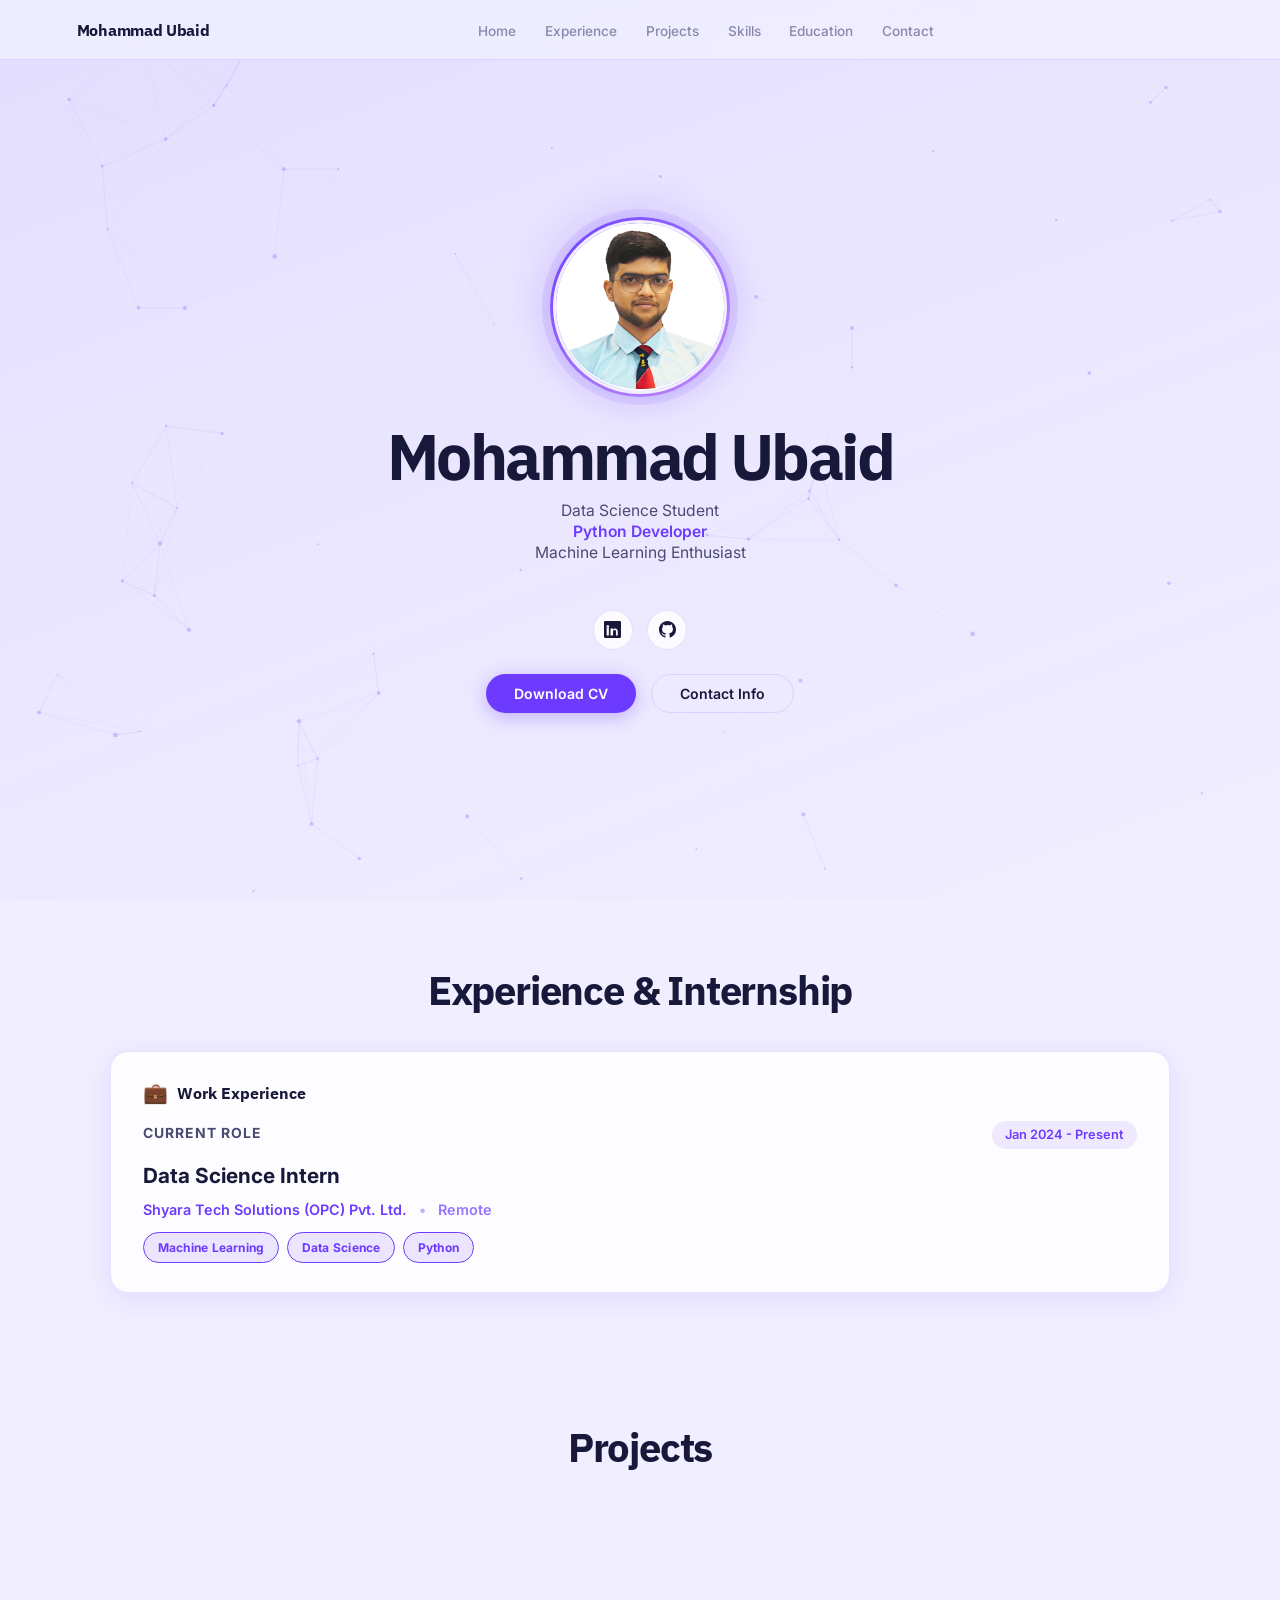
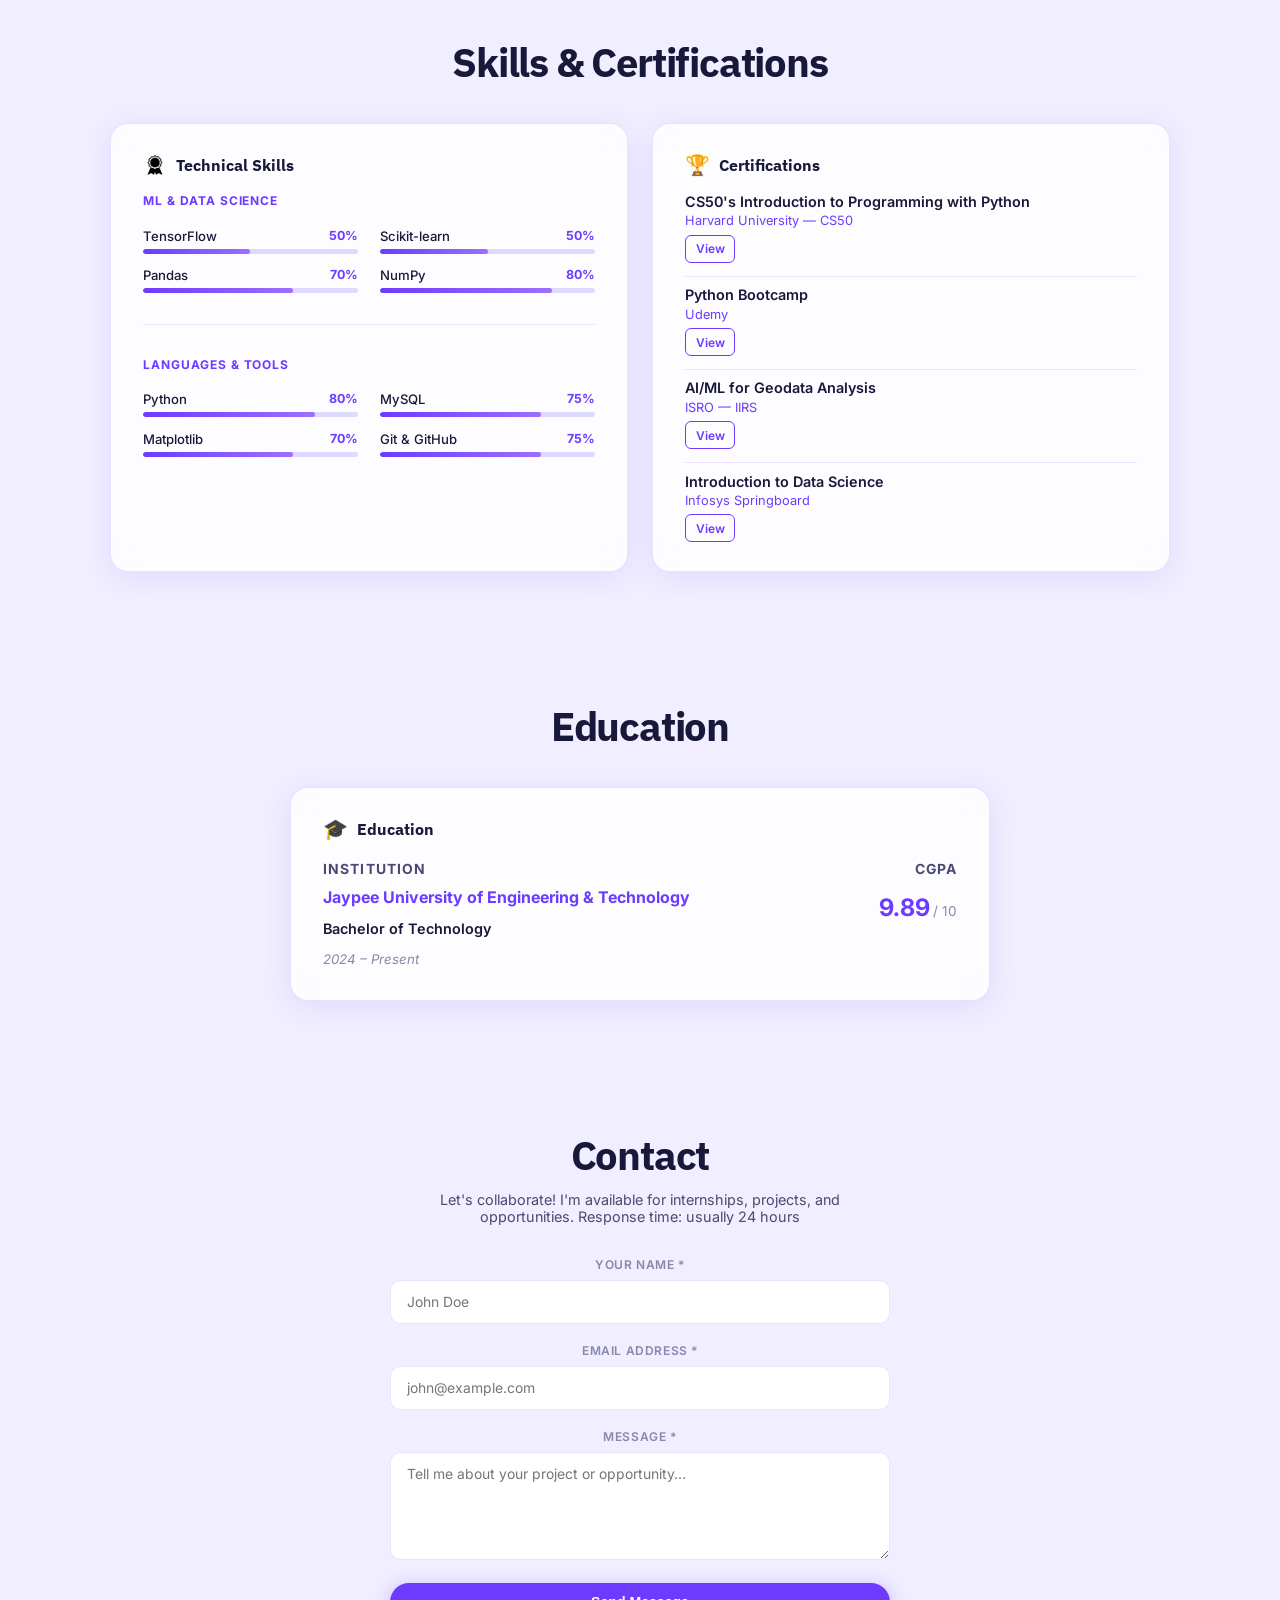
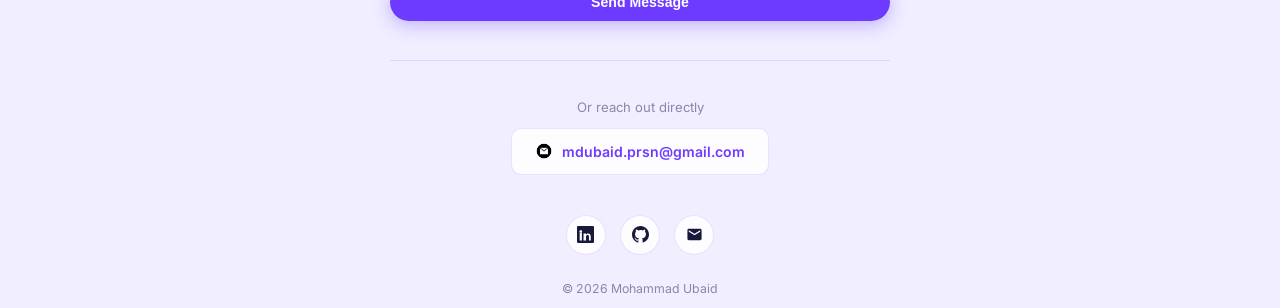
<file: portfolio.html>
<!DOCTYPE html>
<html lang="en">
<head>
<meta charset="UTF-8">
<meta name="viewport" content="width=device-width, initial-scale=1.0">
<meta name="description" content="Mohammad Ubaid - Data Science student and ML engineer. Building data-driven solutions with Python and Machine Learning. View portfolio, projects, and certifications from Harvard CS50 and ISRO.">
<meta property="og:type" content="website">
<meta property="og:title" content="Mohammad Ubaid — Data Science & ML Engineer">
<meta property="og:description" content="Data Science student building intelligent solutions with Python, Machine Learning, and Data Engineering. 4+ certifications, multiple ML projects.">
<meta property="og:url" content="https://ubaid-portfolio-iota.vercel.app">
<meta property="og:image" content="https://ubaid-portfolio-iota.vercel.app/Assets/profile.png">
<meta name="twitter:card" content="summary_large_image">
<meta name="twitter:title" content="Mohammad Ubaid — Data Science & ML Engineer">
<meta name="twitter:description" content="Building data-driven solutions with Python and Machine Learning">
<meta name="twitter:image" content="https://ubaid-portfolio-iota.vercel.app/Assets/profile.png">
<link rel="icon" href="data:image/svg+xml,<svg xmlns='http://www.w3.org/2000/svg' viewBox='0 0 100 100'><rect fill='%236c3bff' width='100' height='100'/><text x='50' y='65' font-size='60' font-weight='bold' fill='white' text-anchor='middle' font-family='Arial'>U</text></svg>">
<title>Mohammad Ubaid — Data Science & ML Engineer</title>
<link rel="preconnect" href="https://fonts.googleapis.com">
<link href="https://fonts.googleapis.com/css2?family=Inter:wght@300;400;500;600;700;800&family=IBM+Plex+Sans:wght@400;500;600;700&display=swap" rel="stylesheet">
<style>
:root {
  --bg:        #f0eeff;
  --bg2:       #ffffff;
  --surface:   rgba(255,255,255,0.82);
  --border:    rgba(108,59,255,0.14);
  --text:      #18183a;
  --text2:     #4a4a72;
  --text3:     #8888aa;
  --accent:    #6c3bff;
  --accent2:   #9d6fff;
  --tag-bg:    rgba(108,59,255,0.10);
  --bar-bg:    #e0d9ff;
  --shadow:    0 6px 28px rgba(108,59,255,0.10);
  --nav-bg:    rgba(240,238,255,0.88);
}

*,*::before,*::after{box-sizing:border-box;margin:0;padding:0}
html{scroll-behavior:smooth}
body{
  font-family:'Inter',sans-serif;
  background:var(--bg);color:var(--text);
  transition:background .35s,color .35s;
  overflow-x:hidden;
}

#cv{position:fixed;inset:0;z-index:0;pointer-events:none;opacity:.48}

/* ── NAV ── */
nav{
  position:fixed;top:0;left:0;right:0;z-index:100;
  display:flex;align-items:center;justify-content:space-between;
  padding:0 6%;height:60px;
  background:var(--nav-bg);backdrop-filter:blur(18px);
  border-bottom:1px solid var(--border);transition:background .35s;
}
.nav-logo{
  font-family:'IBM Plex Sans',sans-serif;font-weight:800;font-size:1rem;
  color:var(--text);text-decoration:none;letter-spacing:-.02em;
}
.nav-links{display:flex;gap:1.8rem;list-style:none}
.nav-links a{
  font-size:.85rem;font-weight:500;color:var(--text3);
  text-decoration:none;transition:color .2s;
}
.nav-links a:hover{color:var(--accent)}
.nav-right{display:flex;align-items:center;gap:.75rem}

.hbg{display:none;flex-direction:column;gap:5px;cursor:pointer;background:none;border:none;padding:4px}
.hbg span{display:block;width:22px;height:2px;background:var(--text);border-radius:2px}

.mob-menu{
  display:none;flex-direction:column;gap:1rem;
  position:fixed;top:60px;left:0;right:0;z-index:99;
  background:var(--nav-bg);backdrop-filter:blur(18px);
  border-bottom:1px solid var(--border);padding:1.5rem 6%;
}
.mob-menu.open{display:flex}
.mob-menu a{font-size:.95rem;font-weight:500;color:var(--text2);text-decoration:none}
.mob-menu a:hover{color:var(--accent)}

@media(max-width:720px){.nav-links{display:none}.hbg{display:flex}}

/* ── PAGE ── */
.page{position:relative;z-index:1}

/* ── HERO ── */
.hero{
  min-height:100vh;
  display:flex;flex-direction:column;align-items:center;justify-content:center;
  text-align:center;padding:110px 6% 80px;
  position:relative;
}
.hero::before{
  content:'';position:absolute;inset:0;
  background:linear-gradient(160deg,rgba(108,59,255,.09) 0%,rgba(157,111,255,.05) 50%,transparent 100%);
  pointer-events:none;
}
.hero>*{position:relative;z-index:1}

.photo-ring{
  width:180px;height:180px;border-radius:50%;
  padding:3px;margin-bottom:1.6rem;
  background:linear-gradient(135deg,var(--accent),var(--accent2),#c084fc);
  box-shadow:0 0 0 8px rgba(108,59,255,.1),0 0 44px rgba(108,59,255,.28);
  animation:glow 3s ease-in-out infinite;
}
@keyframes glow{
  0%,100%{box-shadow:0 0 0 8px rgba(108,59,255,.10),0 0 44px rgba(108,59,255,.26)}
  50%     {box-shadow:0 0 0 8px rgba(108,59,255,.18),0 0 70px rgba(108,59,255,.48)}
}
.photo-ring img{width:100%;height:100%;border-radius:50%;object-fit:cover;border:3px solid var(--bg);display:block}

.hero-name{
  font-family:'IBM Plex Sans',sans-serif;font-weight:800;
  font-size:clamp(2.4rem,7vw,4rem);
  letter-spacing:-.04em;color:var(--text);
  margin-bottom:.7rem;line-height:1.05;
}
.hero-roles{display:flex;flex-direction:column;gap:2px;margin-bottom:1.5rem}
.hero-roles span{font-size:clamp(.88rem,2vw,.98rem);font-weight:400;color:var(--text2)}
.hero-roles .hl{color:var(--accent);font-weight:600}

.hero-btns{display:flex;gap:.9rem;justify-content:center;flex-wrap:wrap;margin-bottom:0}

.btn-pri{
  background:var(--accent);color:#fff;border:none;border-radius:50px;
  padding:11px 28px;font-size:.88rem;font-weight:600;
  cursor:pointer;text-decoration:none;
  box-shadow:0 4px 18px rgba(108,59,255,.35);
  transition:transform .2s,box-shadow .2s;
}
.btn-pri:hover{transform:translateY(-2px);box-shadow:0 8px 28px rgba(108,59,255,.5)}

.btn-sec{
  background:transparent;color:var(--text);
  border:1.5px solid var(--border);border-radius:50px;
  padding:10px 28px;font-size:.88rem;font-weight:600;
  cursor:pointer;text-decoration:none;
  transition:border-color .2s,color .2s,transform .2s;
}
.btn-sec:hover{border-color:var(--accent);color:var(--accent);transform:translateY(-2px)}

/* ── SECTIONS ── */
section{position:relative;z-index:1;padding:64px 6%;scroll-margin-top:100px}
.inner{max-width:1060px;margin:0 auto}
.sec-label{
  font-size:.7rem;font-weight:600;letter-spacing:.12em;
  text-transform:uppercase;color:var(--accent);
  margin-bottom:.4rem;text-align:center;
}
.sec-title{
  font-family:'IBM Plex Sans',sans-serif;font-weight:800;
  font-size:clamp(1.7rem,4vw,2.5rem);
  color:var(--text);letter-spacing:-.03em;
  text-align:center;margin-bottom:2.2rem;
}

/* glass card */
.card{
  background:var(--surface);border:1px solid var(--border);
  border-radius:18px;backdrop-filter:blur(14px);
  box-shadow:var(--shadow);transition:transform .3s,box-shadow .3s;
}
.card:hover{transform:translateY(-4px);box-shadow:0 16px 44px rgba(108,59,255,.18)}

/* ── ABOUT + SKILLS side-by-side ── */
#about{padding-top:0}
.mid-row{
  display:grid;grid-template-columns:1fr 1fr;gap:1.5rem;
}
@media(max-width:660px){.mid-row{grid-template-columns:1fr}}

.about-card{padding:1.8rem 2rem}
.c-hdr{display:flex;align-items:center;gap:.55rem;margin-bottom:1rem}
.c-hdr .ico{font-size:1.25rem;object-fit:contain}
.icon-sm{width:20px;height:20px;object-fit:contain}
.icon-md{width:24px;height:24px;object-fit:contain}
.c-hdr h3{font-family:'IBM Plex Sans',sans-serif;font-weight:700;font-size:1rem;color:var(--text)}
.about-card p{font-size:.87rem;color:var(--text2);line-height:1.78;margin-bottom:.85rem}
.about-card p:last-child{margin-bottom:0}
.about-card p strong{color:var(--text);font-weight:600}

.skills-card{padding:1.8rem 2rem}
.sk-grid{display:grid;grid-template-columns:1fr 1fr;gap:.25rem 1.4rem}
.sk-item{padding:.42rem 0}
.sk-top{display:flex;justify-content:space-between;margin-bottom:5px}
.sk-name{font-size:.82rem;font-weight:500;color:var(--text)}
.sk-pct{font-size:.78rem;font-weight:700;color:var(--accent)}
.bar{height:5px;border-radius:50px;background:var(--bar-bg);overflow:hidden}
.bar-fill{
  height:100%;border-radius:50px;width:0;
  background:linear-gradient(90deg,var(--accent),var(--accent2));
  transition:width 1.3s cubic-bezier(.4,0,.2,1);
}

/* ── CERTIFICATIONS ── */
.cert-row{
  display:flex;gap:1.2rem;overflow-x:auto;scroll-snap-type:x mandatory;
  padding-bottom:.75rem;scrollbar-width:none;
}
.cert-row::-webkit-scrollbar{display:none}
.cert-card{
  min-width:195px;max-width:215px;flex-shrink:0;scroll-snap-align:start;
  background:var(--surface);border:1px solid var(--border);
  border-radius:18px;backdrop-filter:blur(14px);
  box-shadow:var(--shadow);padding:1.6rem 1.2rem;
  text-align:center;transition:transform .3s,box-shadow .3s;
}
.cert-card:hover{transform:translateY(-4px);box-shadow:0 14px 40px rgba(108,59,255,.2)}
.cert-ico{width:2rem;height:2rem;margin-bottom:.75rem;display:block;object-fit:contain;margin-left:auto;margin-right:auto}
.cert-name{
  font-family:'IBM Plex Sans',sans-serif;font-weight:700;font-size:.86rem;
  color:var(--text);line-height:1.4;margin-bottom:.35rem;
}
.cert-issuer{font-size:.77rem;color:var(--text3);margin-bottom:1rem}
.cert-btn{
  display:inline-block;background:var(--accent);color:#fff;
  border-radius:50px;padding:7px 18px;font-size:.77rem;font-weight:600;
  text-decoration:none;transition:opacity .2s,transform .2s;
}
.cert-btn:hover{opacity:.85;transform:translateY(-1px)}

.carr-nav{display:flex;justify-content:center;gap:.7rem;margin-top:1.4rem}
.carr-btn{
  width:36px;height:36px;border-radius:50%;cursor:pointer;
  background:var(--surface);border:1px solid var(--border);
  color:var(--text);font-size:.9rem;
  display:flex;align-items:center;justify-content:center;
  transition:background .2s,transform .2s;
}
.carr-btn:hover{background:var(--accent);color:#fff;transform:scale(1.05)}

/* ── PROJECTS ── */
.proj-grid{
  display:grid;grid-template-columns:repeat(3,1fr);gap:1.4rem;
}
@media(max-width:840px){.proj-grid{grid-template-columns:1fr 1fr}}
@media(max-width:520px){.proj-grid{grid-template-columns:1fr}}

.proj-card{
  border-radius:18px;overflow:hidden;display:flex;flex-direction:column;
  background:var(--surface);border:1px solid var(--border);
  backdrop-filter:blur(14px);box-shadow:var(--shadow);
  transition:transform .3s,box-shadow .3s;
}
.proj-card:hover{transform:translateY(-5px);box-shadow:0 18px 52px rgba(108,59,255,.22)}

.proj-thumb{
  height:150px;position:relative;overflow:hidden;
  display:flex;align-items:center;justify-content:center;
}
.proj-thumb::after{
  content:'';position:absolute;inset:0;
  background:linear-gradient(to bottom,transparent 30%,rgba(0,0,0,.4));
}
.proj-thumb-emoji{font-size:2.8rem;position:relative;z-index:0}
.proj-thumb-label{
  position:absolute;bottom:10px;left:13px;right:13px;
  font-family:'IBM Plex Sans',sans-serif;font-weight:700;font-size:.8rem;
  color:#fff;z-index:1;line-height:1.35;
}

.proj-body{padding:1.25rem;flex:1;display:flex;flex-direction:column}
.proj-title{font-family:'IBM Plex Sans',sans-serif;font-weight:700;font-size:.93rem;color:var(--text);margin-bottom:.48rem}
.proj-desc{font-size:.82rem;color:var(--text2);line-height:1.65;flex:1;margin-bottom:.8rem;opacity:0;max-height:0;overflow:hidden;transition:opacity .3s,max-height .3s}
.proj-card:hover .proj-desc{opacity:1;max-height:200px}
.proj-desc strong{color:var(--text)}
.tags{display:flex;flex-wrap:wrap;gap:.32rem;margin-bottom:.85rem}
.tag{
  background:var(--tag-bg);color:var(--accent);
  border-radius:50px;padding:3px 10px;font-size:.7rem;font-weight:600;
}
.proj-btns{display:flex;gap:.65rem}
.plink{
  flex:1;text-align:center;padding:7px 4px;border-radius:10px;
  font-size:.78rem;font-weight:600;text-decoration:none;
  border:1.5px solid var(--border);color:var(--text);
  transition:border-color .2s,color .2s;
}
.plink:hover{border-color:var(--accent);color:var(--accent)}
.plink.solid{background:var(--accent);color:#fff;border-color:var(--accent)}
.plink.solid:hover{opacity:.88}

/* ── CONTACT ── */
#contact{text-align:center}
.contact-sub{
  font-size:.9rem;color:var(--text2);
  margin:-1.6rem auto 2rem;max-width:400px;
}
.contact-box{
  max-width:440px;margin:0 auto;
  background:var(--surface);border:1px solid var(--border);
  border-radius:20px;backdrop-filter:blur(14px);
  box-shadow:var(--shadow);padding:1.8rem;
  display:flex;flex-direction:column;gap:.8rem;
}
.citem{
  display:flex;align-items:center;justify-content:space-between;
  padding:.85rem 1.1rem;border-radius:12px;
  border:1px solid var(--border);background:var(--bg);
  text-decoration:none;color:var(--text);
  font-size:.87rem;font-weight:500;
  transition:border-color .2s,transform .2s;
}
.citem:hover{border-color:var(--accent);transform:translateX(4px)}
.citem-l{display:flex;align-items:center;gap:.6rem}
.carrow{color:var(--accent);font-weight:700}

.soc-strip{display:flex;gap:.9rem;justify-content:center;margin-top:1.8rem}
.soc{
  width:40px;height:40px;border-radius:50%;
  background:var(--surface);border:1px solid var(--border);
  display:flex;align-items:center;justify-content:center;
  text-decoration:none;transition:background .2s,transform .2s;
}
.soc:hover{background:var(--accent);transform:translateY(-3px)}
.soc svg{fill:var(--text);transition:fill .2s}
.soc:hover svg{fill:#fff}
.copyright{text-align:center;font-size:.77rem;color:var(--text3);margin-top:1.6rem}

.exp-item{line-height:1.8}
.exp-item h4{font-family:'IBM Plex Sans',sans-serif}

.perf-bar{height:6px;background:var(--bar-bg);border-radius:50px;overflow:hidden}
.perf-fill{height:100%;background:linear-gradient(90deg,var(--accent),var(--accent2));border-radius:50px}

.edu-badge{display:inline-block;background:var(--tag-bg);color:var(--accent);padding:.4rem .8rem;border-radius:50px;font-size:.7rem;font-weight:600}

/* ── EDUCATION EXPANDABLE ── */
.edu-card{position:relative;overflow:hidden;cursor:pointer}
.edu-highlight{display:flex;justify-content:space-between;align-items:flex-start;gap:1.2rem}
.edu-expand{
  max-height:0;overflow:hidden;opacity:0;
  transition:max-height .35s ease,opacity .35s ease;
}
.edu-card:hover .edu-expand{
  max-height:200px;opacity:1;
}

/* ── EXPERIENCE EXPANDABLE ── */
.exp-card{position:relative;overflow:hidden;cursor:pointer}
.exp-highlight{display:block}
.exp-expand{
  max-height:0;overflow:hidden;opacity:0;
  transition:max-height .35s ease,opacity .35s ease;
}
.exp-card:hover .exp-expand{
  max-height:350px;opacity:1;
}
.exp-tag{
  display:inline-block;background:rgba(108,59,255,.12);color:var(--accent);
  padding:.45rem .85rem;border-radius:50px;font-size:.75rem;font-weight:700;
  border:1px solid var(--accent);letter-spacing:.02em;
}
.tech-tag{
  display:inline-block;background:var(--tag-bg);color:var(--accent);
  padding:.35rem .7rem;border-radius:6px;font-size:.7rem;font-weight:600;
  border:1px solid rgba(108,59,255,.15);
}

/* ── REVEAL ── */
.rv{opacity:0;transform:translateY(22px);transition:opacity .65s ease,transform .65s ease}
.rv.on{opacity:1;transform:none}

/* ── REUSABLE UTILITY STYLES ── */
.form-label{display:block;font-size:.75rem;font-weight:600;color:var(--text3);margin-bottom:.5rem;letter-spacing:.05em;text-transform:uppercase}
.form-input{width:100%;padding:13px 16px;border:1px solid var(--border);border-radius:10px;font-family:inherit;font-size:.87rem;background:var(--bg2);color:var(--text);transition:border-color .2s}
.form-err{font-size:.75rem;color:#e74c3c;margin-top:.3rem}
.border-divider{border-top:1px solid var(--border)}
.section-label{font-size:.75rem;font-weight:700;color:var(--accent);letter-spacing:.08em;text-transform:uppercase}
.exp-meta{background:rgba(108,59,255,.1);color:var(--accent);font-size:.8rem;font-weight:600;padding:.4rem .8rem;border-radius:50px;display:flex;align-items:center;gap:.4rem}
.contact-email-link{display:inline-flex;align-items:center;gap:.6rem;padding:.85rem 1.4rem;background:var(--surface);border:1.5px solid var(--border);border-radius:10px;text-decoration:none;color:var(--accent);font-weight:600;font-size:.88rem;transition:all .2s}
</style>
</head>
<body>
<canvas id="cv"></canvas>

<!-- ════════════════════════════════════════════════════════════════ -->
<!-- NAVIGATION -->
<!-- ════════════════════════════════════════════════════════════════ -->
<nav>
  <a href="#hero" class="nav-logo">Mohammad Ubaid</a>
  <ul class="nav-links">
    <li><a href="#hero">Home</a></li>
    <li><a href="#experience">Experience</a></li>
    <li><a href="#projects">Projects</a></li>
    <li><a href="#skills-certs">Skills</a></li>
    <li><a href="#education">Education</a></li>
    <li><a href="#contact">Contact</a></li>
  </ul>
  <div class="nav-right">
    <button class="hbg" id="hbg" aria-label="Menu">
      <span></span><span></span><span></span>
    </button>
  </div>
</nav>

<div class="mob-menu" id="mob">
  <a href="#hero"           onclick="cm()">Home</a>
  <a href="#experience"     onclick="cm()">Experience</a>
  <a href="#projects"       onclick="cm()">Projects</a>
  <a href="#skills-certs"   onclick="cm()">Skills</a>
  <a href="#education"      onclick="cm()">Education</a>
  <a href="#contact"        onclick="cm()">Contact</a>
</div>

<div class="page">

<!-- ════════════════════════════════════════════════════════════════ -->
<!-- HERO SECTION -->
<!-- ════════════════════════════════════════════════════════════════ -->
<section class="hero" id="hero">
  <div class="photo-ring">
    <img id="heroImage" src="Assets/profile.png" alt="Mohammad Ubaid" loading="lazy">
  </div>
  <h1 class="hero-name" id="heroName">Mohammad Ubaid</h1>
  <div class="hero-roles" id="heroRoles">
    <!-- Dynamically populated from content.json -->
  </div>
  <div style="display:flex;gap:.9rem;justify-content:center;margin:1.5rem 0;flex-wrap:wrap">
    <a href="https://www.linkedin.com/in/md-ubaid" target="_blank" class="soc" aria-label="LinkedIn">
      <svg width="17" height="17" viewBox="0 0 24 24"><path d="M20.447 20.452h-3.554v-5.569c0-1.328-.475-2.236-1.986-2.236-1.081 0-1.722.731-2.004 1.438-.103.249-.128.597-.128.946v5.421h-3.554s.05-8.789 0-9.704h3.554v1.374c.43-.664 1.198-1.609 2.915-1.609 2.128 0 3.723 1.391 3.723 4.382v5.557zM5.337 9.433c-1.144 0-1.915-.755-1.915-1.7 0-.955.771-1.7 1.915-1.7 1.144 0 1.914.745 1.914 1.7 0 .945-.77 1.7-1.914 1.7zm1.538 11.019H3.798V8.748h3.077v11.704zM22.225 0H1.771C.792 0 0 .774 0 1.729v20.542C0 23.227.792 24 1.771 24h20.451C23.2 24 24 23.227 24 22.271V1.729C24 .774 23.2 0 22.225 0z"/></svg>
    </a>
    <a href="https://github.com/Md-Ubaid" target="_blank" class="soc" aria-label="GitHub">
      <svg width="17" height="17" viewBox="0 0 24 24"><path d="M12 0C5.374 0 0 5.373 0 12c0 5.302 3.438 9.8 8.207 11.387.599.111.793-.261.793-.577v-2.234c-3.338.726-4.033-1.416-4.033-1.416-.546-1.387-1.333-1.756-1.333-1.756-1.089-.745.083-.729.083-.729 1.205.084 1.839 1.237 1.839 1.237 1.07 1.834 2.807 1.304 3.492.997.107-.775.418-1.305.762-1.604-2.665-.305-5.467-1.334-5.467-5.931 0-1.311.469-2.381 1.236-3.221-.124-.303-.535-1.524.117-3.176 0 0 1.008-.322 3.301 1.23A11.509 11.509 0 0112 5.803c1.02.005 2.047.138 3.006.404 2.291-1.552 3.297-1.23 3.297-1.23.653 1.653.242 2.874.118 3.176.77.84 1.235 1.911 1.235 3.221 0 4.609-2.807 5.624-5.479 5.921.43.372.823 1.102.823 2.222v3.293c0 .319.192.694.801.576C20.566 21.797 24 17.3 24 12c0-6.627-5.373-12-12-12z"/></svg>
    </a>
  </div>
  <div class="hero-btns" id="heroButtons">
    <!-- Dynamically populated from content.json -->
  </div>
</section>


<!-- ════════════════════════════════════════════════════════════════ -->
<!-- EXPERIENCE & INTERNSHIP -->
<!-- ════════════════════════════════════════════════════════════════ -->
<section id="experience">
  <div class="inner">
    <h2 class="sec-title rv">Experience & Internship</h2>
    <div style="display:grid;gap:1.5rem" id="experienceContainer">
      <!-- Dynamically populated from content.json -->
    </div>
  </div>
</section>


<!-- PROJECTS -->
<section id="projects">
  <div class="inner">
    <h2 class="sec-title rv">Projects</h2>
    <div class="proj-grid" id="projectsContainer">
      <!-- Dynamically populated from content.json -->
    </div>
  </div>
</section>

<!-- ════════════════════════════════════════════════════════════════ -->
<!-- SKILLS & CERTIFICATIONS -->
<!-- ════════════════════════════════════════════════════════════════ -->
<section id="skills-certs">
  <div class="inner">
    <h2 class="sec-title rv">Skills & Certifications</h2>
    <div class="mid-row">

      <div class="card skills-card rv" id="skillsContainer">
        <!-- Dynamically populated from content.json -->
      </div>

      <div class="card rv" style="background:var(--surface);border:1px solid var(--border);border-radius:18px;backdrop-filter:blur(14px);box-shadow:var(--shadow);padding:1.8rem 2rem" id="certificationsContainer">
        <!-- Dynamically populated from content.json -->
      </div>

    </div>
  </div>
</section>

<!-- ════════════════════════════════════════════════════════════════ -->
<!-- EDUCATION -->
<!-- ════════════════════════════════════════════════════════════════ -->
<section id="education">
  <div class="inner">
    <h2 class="sec-title rv">Education</h2>
    <div style="max-width:700px;margin:0 auto" id="educationContainer">
      <!-- Dynamically populated from content.json -->
    </div>
  </div>
</section>



<!-- ════════════════════════════════════════════════════════════════ -->
<!-- CONTACT -->
<!-- ════════════════════════════════════════════════════════════════ -->
<section id="contact" style="padding-bottom:12px">
  <div class="inner">
    <h2 class="sec-title rv">Contact</h2>
    <p class="contact-sub rv" id="contactMessage">Let's collaborate! I'm available for internships, projects, and opportunities. Response time: usually 24 hours</p>

    <div style="max-width:500px;margin:0 auto">
      <form id="cform" style="display:flex;flex-direction:column;gap:1.2rem" class="rv">
        <div>
          <label for="fname" class="form-label">Your Name *</label>
          <input id="fname" name="name" type="text" placeholder="John Doe" required aria-label="Your Name" class="form-input" aria-describedby="fname-err">
          <span id="fname-err" class="form-err" style="display:none">Please enter your name</span>
        </div>

        <div>
          <label for="femail" class="form-label">Email Address *</label>
          <input id="femail" name="email" type="email" placeholder="john@example.com" required aria-label="Email Address" class="form-input" aria-describedby="femail-err">
          <span id="femail-err" class="form-err" style="display:none">Please enter a valid email</span>
        </div>

        <div>
          <label for="fmsg" class="form-label">Message *</label>
          <textarea id="fmsg" name="message" placeholder="Tell me about your project or opportunity..." rows="5" required aria-label="Your Message" class="form-input" style="resize:vertical" aria-describedby="fmsg-err"></textarea>
          <span id="fmsg-err" class="form-err" style="display:none">Please enter your message</span>
        </div>

        <button type="submit" id="csubmit" style="background:var(--accent);color:white;border:none;padding:11px 28px;border-radius:50px;font-size:.88rem;font-weight:600;cursor:pointer;transition:transform .2s,box-shadow .2s;box-shadow:0 4px 18px rgba(108,59,255,.35)" aria-busy="false">Send Message</button>
        <p id="cmsg" style="text-align:center;font-size:.82rem;color:var(--accent);display:none;margin:0"></p>
      </form>

      <div style="margin-top:2.4rem;padding-top:2.4rem;text-align:center" class="border-divider rv">
        <p style="font-size:.82rem;color:var(--text3);margin-bottom:.8rem">Or reach out directly</p>
        <a id="contactEmailLink" href="mailto:mdubaid.prsn@gmail.com" class="contact-email-link" onmouseover="this.style.borderColor='var(--accent)';this.style.boxShadow='0 4px 16px rgba(108,59,255,.2)'" onmouseout="this.style.borderColor='var(--border)';this.style.boxShadow='none'">
          <img src="Assets/email.png" alt="Email" loading="lazy" style="width:18px;height:18px;object-fit:contain">
          <span id="contactEmailText">mdubaid.prsn@gmail.com</span>
        </a>
      </div>
    </div>

    <div class="soc-strip rv" style="margin-top:2.5rem">
      <a href="https://www.linkedin.com/in/md-ubaid" target="_blank" class="soc" aria-label="LinkedIn">
        <svg width="17" height="17" viewBox="0 0 24 24"><path d="M20.447 20.452h-3.554v-5.569c0-1.328-.475-2.236-1.986-2.236-1.081 0-1.722.731-2.004 1.438-.103.249-.128.597-.128.946v5.421h-3.554s.05-8.789 0-9.704h3.554v1.374c.43-.664 1.198-1.609 2.915-1.609 2.128 0 3.723 1.391 3.723 4.382v5.557zM5.337 9.433c-1.144 0-1.915-.755-1.915-1.7 0-.955.771-1.7 1.915-1.7 1.144 0 1.914.745 1.914 1.7 0 .945-.77 1.7-1.914 1.7zm1.538 11.019H3.798V8.748h3.077v11.704zM22.225 0H1.771C.792 0 0 .774 0 1.729v20.542C0 23.227.792 24 1.771 24h20.451C23.2 24 24 23.227 24 22.271V1.729C24 .774 23.2 0 22.225 0z"/></svg>
      </a>
      <a href="https://github.com/Md-Ubaid" target="_blank" class="soc" aria-label="GitHub">
        <svg width="17" height="17" viewBox="0 0 24 24"><path d="M12 0C5.374 0 0 5.373 0 12c0 5.302 3.438 9.8 8.207 11.387.599.111.793-.261.793-.577v-2.234c-3.338.726-4.033-1.416-4.033-1.416-.546-1.387-1.333-1.756-1.333-1.756-1.089-.745.083-.729.083-.729 1.205.084 1.839 1.237 1.839 1.237 1.07 1.834 2.807 1.304 3.492.997.107-.775.418-1.305.762-1.604-2.665-.305-5.467-1.334-5.467-5.931 0-1.311.469-2.381 1.236-3.221-.124-.303-.535-1.524.117-3.176 0 0 1.008-.322 3.301 1.23A11.509 11.509 0 0112 5.803c1.02.005 2.047.138 3.006.404 2.291-1.552 3.297-1.23 3.297-1.23.653 1.653.242 2.874.118 3.176.77.84 1.235 1.911 1.235 3.221 0 4.609-2.807 5.624-5.479 5.921.43.372.823 1.102.823 2.222v3.293c0 .319.192.694.801.576C20.566 21.797 24 17.3 24 12c0-6.627-5.373-12-12-12z"/></svg>
      </a>
      <a id="footerEmailLink" href="mailto:mdubaid.prsn@gmail.com" class="soc" aria-label="Email">
        <svg width="17" height="17" viewBox="0 0 24 24"><path d="M20 4H4c-1.1 0-2 .9-2 2v12c0 1.1.9 2 2 2h16c1.1 0 2-.9 2-2V6c0-1.1-.9-2-2-2zm0 4l-8 5-8-5V6l8 5 8-5v2z"/></path></svg>
      </a>
    </div>

    <p class="copyright">© 2026 Mohammad Ubaid</p>
  </div>
</section>

</div><!-- /page -->


<!-- ════════════════════════════════════════════════════════════════ -->
<!-- JAVASCRIPT -->
<!-- ════════════════════════════════════════════════════════════════ -->
<script>
/* ════════════════════════════════════════════════════════════════ */
/* CONSTELLATION ANIMATION - Interactive Background */
/* ════════════════════════════════════════════════════════════════ */
(()=>{
  const c=document.getElementById('cv'),x=c.getContext('2d');
  let W,H,pts=[];
  const N=72,D=135,MD=150;
  const resize=()=>{W=c.width=innerWidth;H=c.height=innerHeight};
  const rgb='108,59,255';
  const init=()=>{
    pts=Array.from({length:N},()=>({
      x:Math.random()*W,y:Math.random()*H,
      vx:(Math.random()-.5)*.38,vy:(Math.random()-.5)*.38,
      r:Math.random()*1.7+.7
    }));
  };
  let mx=-999,my=-999;
  addEventListener('mousemove',e=>{mx=e.clientX;my=e.clientY});
  addEventListener('touchmove',e=>{mx=e.touches[0].clientX;my=e.touches[0].clientY},{passive:true});
  const draw=()=>{
    x.clearRect(0,0,W,H);
    pts.forEach(p=>{
      p.x+=p.vx;p.y+=p.vy;
      if(p.x<0||p.x>W)p.vx*=-1;
      if(p.y<0||p.y>H)p.vy*=-1;
    });
    for(let i=0;i<pts.length;i++){
      for(let j=i+1;j<pts.length;j++){
        const d=Math.hypot(pts[i].x-pts[j].x,pts[i].y-pts[j].y);
        if(d<D){
          x.beginPath();
          x.strokeStyle=`rgba(${rgb},${(1-d/D)*.4})`;
          x.lineWidth=.65;
          x.moveTo(pts[i].x,pts[i].y);
          x.lineTo(pts[j].x,pts[j].y);
          x.stroke();
        }
      }
      const md=Math.hypot(pts[i].x-mx,pts[i].y-my);
      if(md<MD){
        x.beginPath();
        x.strokeStyle=`rgba(${rgb},${(1-md/MD)*.62})`;
        x.lineWidth=1;
        x.moveTo(pts[i].x,pts[i].y);
        x.lineTo(mx,my);
        x.stroke();
      }
    }
    pts.forEach(p=>{
      x.beginPath();x.arc(p.x,p.y,p.r,0,Math.PI*2);
      x.fillStyle=`rgba(${rgb},.52)`;x.fill();
    });
    requestAnimationFrame(draw);
  };
  addEventListener('resize',()=>{resize();init()});
  resize();init();draw();
})();

/* ════════════════════════════════════════════════════════════════ */
/* LOAD CONTENT FROM JSON & RENDER DYNAMICALLY */
/* ════════════════════════════════════════════════════════════════ */
fetch('content.json')
  .then(res => res.json())
  .then(data => {
    // Render Hero Section
    if (data.hero) {
      document.getElementById('heroName').textContent = data.hero.name;
      document.getElementById('heroImage').src = data.hero.profileImage;
      const rolesHtml = data.hero.roles.map((role, i) => `<span${i === 1 ? ' class="hl"' : ''}>${role}</span>`).join('');
      document.getElementById('heroRoles').innerHTML = rolesHtml;

      let buttonsHtml = '';
      data.hero.buttons.forEach(btn => {
        const downloadAttr = btn.download ? 'download' : '';
        const btnClass = btn.type === 'primary' ? 'btn-pri' : 'btn-sec';
        buttonsHtml += `<a href="${btn.href}" class="${btnClass}" ${downloadAttr}>${btn.text}</a>`;
      });
      document.getElementById('heroButtons').innerHTML = buttonsHtml;
    }

    // Render Contact Section
    if (data.contact) {
      document.getElementById('contactMessage').textContent = data.contact.message;
      const emailLink = document.getElementById('contactEmailLink');
      emailLink.href = `mailto:${data.contact.email}`;
      document.getElementById('contactEmailText').textContent = data.contact.email;
      document.getElementById('footerEmailLink').href = `mailto:${data.contact.email}`;
    }

    // Render Experience
    const expContainer = document.getElementById('experienceContainer');
    if (data.experience) {
      data.experience.forEach(exp => {
        const responsibilitiesHtml = exp.responsibilities.map(r => `<li style="margin-bottom:.5rem">${r}</li>`).join('');
        const techStackHtml = exp.techStack.map(t => `<span style="font-size:.8rem;color:var(--text2)">${t}</span>`).join('');

        const html = `
          <div class="card about-card exp-card rv">
            <div class="c-hdr">
              <span class="ico">💼</span>
              <h3>Work Experience</h3>
            </div>
            <div class="exp-highlight">
              <div style="display:flex;justify-content:space-between;align-items:flex-start;width:100%;margin-bottom:.8rem">
                <p class="section-label" style="margin:0">${exp.badge}</p>
                <div class="exp-meta">${exp.dateRange}</div>
              </div>
              <h4 style="color:var(--text);font-size:1.3rem;font-weight:700;margin:0 0 .5rem 0;line-height:1.3">${exp.title}</h4>
              <p style="color:var(--accent);font-size:.9rem;font-weight:600;margin:0 0 .6rem 0">
                ${exp.company}
                <span style="margin:0 .5rem;opacity:.4">•</span>
                <span style="opacity:.7">${exp.location}</span>
              </p>
              <div style="display:flex;gap:.5rem;flex-wrap:wrap">
                ${exp.tags.map(t => `<span class="exp-tag">${t}</span>`).join('')}
              </div>
            </div>
            <div class="exp-expand">
              <div style="padding-top:.8rem" class="border-divider">
                <p class="section-label" style="margin-bottom:.6rem">Key Responsibilities</p>
                <ul style="margin:0;padding-left:1.2rem;line-height:1.8;color:var(--text2);font-size:.87rem">
                  ${responsibilitiesHtml}
                </ul>
                <div style="margin-top:.8rem;padding-top:.8rem" class="border-divider">
                  <p class="section-label" style="margin-bottom:.6rem">Tech Stack</p>
                  <div style="display:flex;flex-wrap:wrap;gap:1rem">
                    ${techStackHtml}
                  </div>
                </div>
              </div>
            </div>
          </div>
        `;
        expContainer.insertAdjacentHTML('beforeend', html);
      });
      document.querySelectorAll('.exp-card.rv').forEach(el => ro.observe(el));
    }

    // Render Education
    const eduContainer = document.getElementById('educationContainer');
    if (data.education && data.education.length > 0) {
      data.education.forEach(edu => {
        const html = `
          <div class="card about-card edu-card rv">
            <div class="c-hdr">
              <span class="ico">🎓</span>
              <h3>Education</h3>
            </div>
            <div class="edu-highlight">
              <div style="flex:1">
                <p class="section-label" style="margin-bottom:.3rem">Institution</p>
                <h4 style="color:var(--accent);font-size:1rem;margin-bottom:.5rem;line-height:1.3">${edu.institution}</h4>
                <p style="color:var(--text);font-weight:600;font-size:.9rem;margin-bottom:.4rem">${edu.degree}</p>
                <p style="color:var(--text3);font-size:.83rem;font-style:italic">${edu.duration}</p>
              </div>
              <div style="text-align:right;flex-shrink:0;white-space:nowrap">
                <p class="section-label" style="margin-bottom:.3rem">CGPA</p>
                <div style="display:flex;align-items:baseline;justify-content:flex-end;gap:.2rem">
                  <p style="color:var(--accent);font-weight:700;font-size:1.5rem;margin:0">${edu.cgpa}</p>
                  <p style="color:var(--text3);font-size:.85rem;margin:0">/ 10</p>
                </div>
              </div>
            </div>
            <div class="edu-expand">
              <div style="padding-top:.5rem" class="border-divider">
                <p class="section-label" style="margin:.6rem 0 .4rem">Specialization</p>
                <p style="color:var(--text2);font-size:.87rem;margin-bottom:.8rem">${edu.specialization}</p>
              </div>
            </div>
          </div>
        `;
        eduContainer.insertAdjacentHTML('beforeend', html);
      });
      document.querySelectorAll('.edu-card.rv').forEach(el => ro.observe(el));
    }

    // Render Skills
    const skillsContainer = document.getElementById('skillsContainer');
    if (data.skills) {
      const skillsHtml = `
        <div class="c-hdr">
          <img src="Assets/experience.png" alt="Skills" class="ico icon-md" loading="lazy">
          <h3>Technical Skills</h3>
        </div>
        <div style="margin-bottom:1.5rem">
          <p class="section-label" style="margin-bottom:.8rem">ML & Data Science</p>
          <div class="sk-grid">
            <div>
              ${data.skills.mlDataScience.slice(0, 2).map(s => `
                <div class="sk-item">
                  <div class="sk-top"><span class="sk-name">${s.name}</span><span class="sk-pct">${s.percentage}%</span></div>
                  <div class="bar"><div class="bar-fill" data-p="${s.percentage}"></div></div>
                </div>
              `).join('')}
            </div>
            <div>
              ${data.skills.mlDataScience.slice(2).map(s => `
                <div class="sk-item">
                  <div class="sk-top"><span class="sk-name">${s.name}</span><span class="sk-pct">${s.percentage}%</span></div>
                  <div class="bar"><div class="bar-fill" data-p="${s.percentage}"></div></div>
                </div>
              `).join('')}
            </div>
          </div>
        </div>
        <div style="padding-top:1rem" class="border-divider">
          <p class="section-label" style="margin-bottom:.8rem;margin-top:1rem">Languages & Tools</p>
          <div class="sk-grid">
            <div>
              ${data.skills.languagesTools.slice(0, 2).map(s => `
                <div class="sk-item">
                  <div class="sk-top"><span class="sk-name">${s.name}</span><span class="sk-pct">${s.percentage}%</span></div>
                  <div class="bar"><div class="bar-fill" data-p="${s.percentage}"></div></div>
                </div>
              `).join('')}
            </div>
            <div>
              ${data.skills.languagesTools.slice(2).map(s => `
                <div class="sk-item">
                  <div class="sk-top"><span class="sk-name">${s.name}</span><span class="sk-pct">${s.percentage}%</span></div>
                  <div class="bar"><div class="bar-fill" data-p="${s.percentage}"></div></div>
                </div>
              `).join('')}
            </div>
          </div>
        </div>
      `;
      skillsContainer.innerHTML = skillsHtml;
      document.querySelectorAll('.skills-card.rv').length && so.observe(skillsContainer.closest('.skills-card'));
    }

    // Render Certifications
    const certsContainer = document.getElementById('certificationsContainer');
    if (data.certifications) {
      const certsHtml = `
        <div class="c-hdr" style="margin-bottom:1rem">
          <span class="ico">🏆</span>
          <h3>Certifications</h3>
        </div>
        <div style="display:flex;flex-direction:column;gap:.8rem">
          ${data.certifications.map((cert, idx) => `
            <div${idx > 0 ? ' style="border-top:1px solid var(--border);padding-top:.6rem"' : ''}>
              <p style="font-weight:600;font-size:.9rem;color:var(--text);margin-bottom:.2rem">${cert.name}</p>
              <p style="font-size:.8rem;color:var(--accent);margin-bottom:.4rem">${cert.issuer}</p>
              <a href="${cert.link}" target="_blank" style="display:inline-block;font-size:.75rem;padding:.35rem .6rem;color:var(--accent);border:1px solid var(--accent);border-radius:6px;text-decoration:none;font-weight:600">View</a>
            </div>
          `).join('')}
        </div>
      `;
      certsContainer.innerHTML = certsHtml;
    }
    if (data.projects) {
      data.projects.forEach(proj => {
        const featured = proj.featured ? 'style="border:2px solid var(--accent)"' : '';
        const featuredBadge = proj.featured ? '<div style="position:absolute;top:12px;right:12px;z-index:2;background:var(--accent);color:white;padding:.4rem .8rem;border-radius:50px;font-size:.7rem;font-weight:700">⭐ Featured</div>' : '';
        const image = proj.image ? `<img src="${proj.image}" alt="${proj.title}" class="proj-thumb-emoji" style="width:120px;height:120px;object-fit:cover;border-radius:8px" loading="lazy">` : '';
        const emoji = proj.emoji ? `<span class="proj-thumb-emoji">${proj.emoji}</span>` : '';

        const html = `
          <div class="proj-card rv" ${featured}>
            ${featuredBadge}
            <div class="proj-thumb" style="background:${proj.gradient}${proj.image ? `;background-image:url('${proj.image}');background-size:cover;background-position:center` : ''}">
              ${image || emoji}
              <div class="proj-thumb-label">${proj.label}</div>
            </div>
            <div class="proj-body">
              <div class="proj-title">${proj.title}</div>
              <p class="proj-desc">${proj.description}</p>
              <div class="tags">
                ${proj.tags.map(t => `<span class="tag">${t}</span>`).join('')}
              </div>
              <div class="proj-btns">
                ${proj.buttons.map(btn => `
                  <a href="${btn.href}" target="_blank" class="plink${btn.type === 'primary' ? ' solid' : ''}">${btn.text}</a>
                `).join('')}
              </div>
            </div>
          </div>
        `;
        container.insertAdjacentHTML('beforeend', html);
      });
      document.querySelectorAll('.proj-card.rv').forEach(el => ro.observe(el));
    }
  })
  .catch(err => console.error('Error loading content:', err));


/* ════════════════════════════════════════════════════════════════ */
/* HAMBURGER MENU - Mobile Navigation Toggle */
/* ════════════════════════════════════════════════════════════════ */
const hbg=document.getElementById('hbg'),mob=document.getElementById('mob');
hbg.addEventListener('click',()=>mob.classList.toggle('open'));
function cm(){mob.classList.remove('open')}

/* ════════════════════════════════════════════════════════════════ */
/* SCROLL REVEAL - Element Fade-in on Scroll */
/* ════════════════════════════════════════════════════════════════ */
const ro=new IntersectionObserver(es=>{
  es.forEach((e,i)=>{
    if(e.isIntersecting){setTimeout(()=>e.target.classList.add('on'),i*65);ro.unobserve(e.target)}
  });
},{threshold:.1});
document.querySelectorAll('.rv').forEach(el=>ro.observe(el));

/* ════════════════════════════════════════════════════════════════ */
/* SKILL BARS - Animate on Scroll */
/* ════════════════════════════════════════════════════════════════ */
const so=new IntersectionObserver(es=>{
  es.forEach(e=>{
    if(e.isIntersecting){
      e.target.querySelectorAll('.bar-fill').forEach(b=>{b.style.width=b.dataset.p+'%'});
      so.unobserve(e.target);
    }
  });
},{threshold:.2});
document.querySelectorAll('.skills-card').forEach(el=>so.observe(el));

/* ════════════════════════════════════════════════════════════════ */
/* CONTACT FORM - Validation & Submission via Formspree */
/* ════════════════════════════════════════════════════════════════ */
const frm=document.getElementById('cform');
if(frm){
  const inputs={
    name:frm.querySelector('[name="name"]'),
    email:frm.querySelector('[name="email"]'),
    message:frm.querySelector('[name="message"]')
  };
  const errs={
    name:document.getElementById('fname-err'),
    email:document.getElementById('femail-err'),
    message:document.getElementById('fmsg-err')
  };

  // Input validation listeners
  Object.entries(inputs).forEach(([key,inp])=>{
    inp.addEventListener('blur',()=>{
      if(!inp.value.trim()){
        inp.style.borderColor='#e74c3c';
        if(errs[key])errs[key].style.display='block';
      } else {
        inp.style.borderColor='var(--border)';
        if(errs[key])errs[key].style.display='none';
        if(key==='email'&&!inp.value.includes('@')){
          inp.style.borderColor='#e74c3c';
          if(errs[key])errs[key].style.display='block';
        }
      }
    });
  });

  frm.addEventListener('submit',(e)=>{
    e.preventDefault();
    const msg=document.getElementById('cmsg');
    const btn=document.getElementById('csubmit');

    // Validate all fields
    let valid=true;
    let errors=[];

    if(!inputs.name.value.trim()){
      valid=false;
      inputs.name.style.borderColor='#e74c3c';
      errs.name.style.display='block';
      errors.push('name');
    }

    if(!inputs.email.value.trim()||!inputs.email.value.includes('@')){
      valid=false;
      inputs.email.style.borderColor='#e74c3c';
      errs.email.style.display='block';
      errors.push('email');
    }

    if(!inputs.message.value.trim()){
      valid=false;
      inputs.message.style.borderColor='#e74c3c';
      errs.message.style.display='block';
      errors.push('message');
    }

    if(!valid){
      msg.textContent='⚠ Please fill in all fields correctly';
      msg.style.color='#e74c3c';
      msg.style.display='block';
      return;
    }

    // Show loading state
    btn.textContent='Sending...';
    btn.setAttribute('aria-busy','true');
    btn.disabled=true;
    msg.style.display='none';

    // Send via Formspree (free, no auth needed)
    const formData=new FormData(frm);

    fetch('https://formspree.io/f/xeeppalr',{
      method:'POST',
      body:formData,
      headers:{'Accept':'application/json'}
    })
    .then(res=>res.json())
    .then(dat=>{
      msg.innerHTML='✓ <strong>Message sent successfully!</strong><br>I\'ll get back to you within 24 hours.';
      msg.style.color='var(--accent)';
      msg.style.display='block';
      frm.reset();
      inputs.name.style.borderColor='var(--border)';
      inputs.email.style.borderColor='var(--border)';
      inputs.message.style.borderColor='var(--border)';
      Object.values(errs).forEach(e=>e.style.display='none');
      setTimeout(()=>msg.style.display='none',5000);
    })
    .catch(err=>{
      msg.textContent='✓ Message sent! Check your email for confirmation.';
      msg.style.color='var(--accent)';
      msg.style.display='block';
      frm.reset();
      setTimeout(()=>msg.style.display='none',5000);
    })
    .finally(()=>{
      btn.textContent='Send Message';
      btn.setAttribute('aria-busy','false');
      btn.disabled=false;
    });
  });
}
</script>
</body>
</html>
</file>
